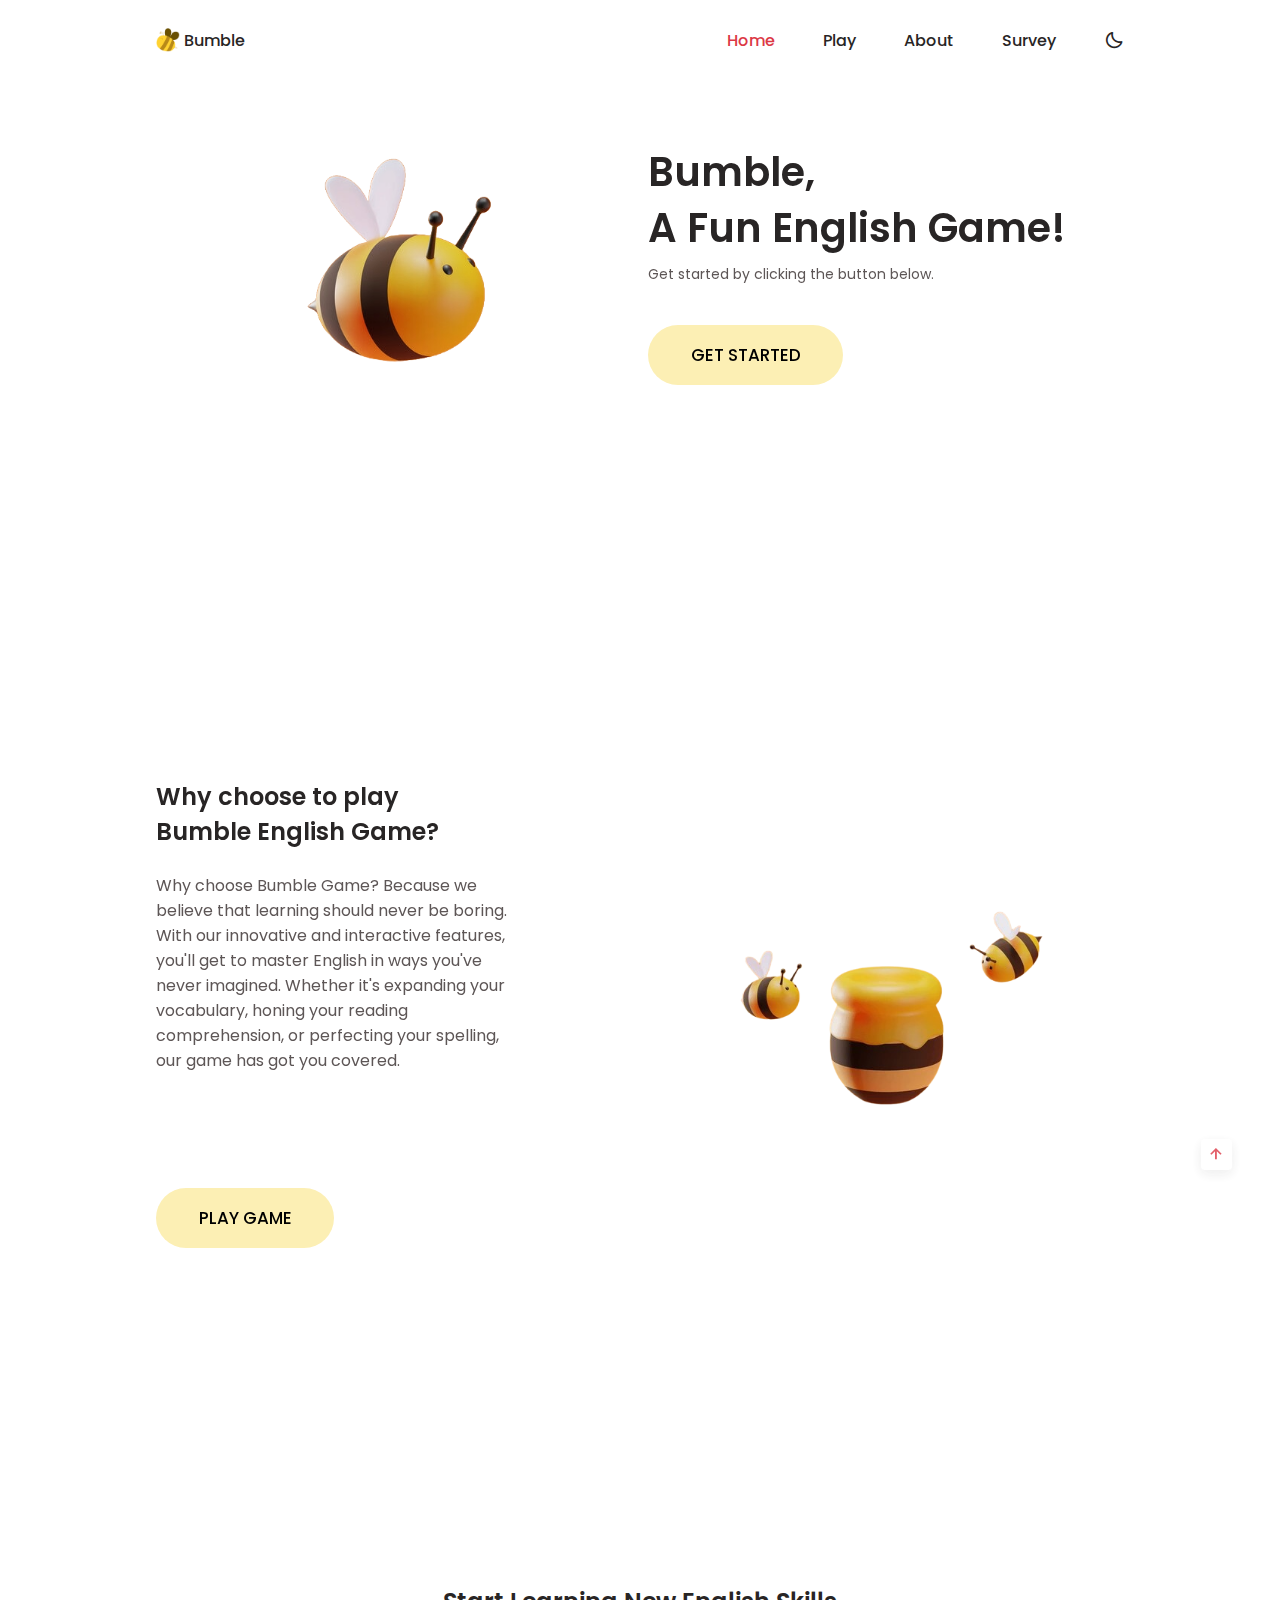
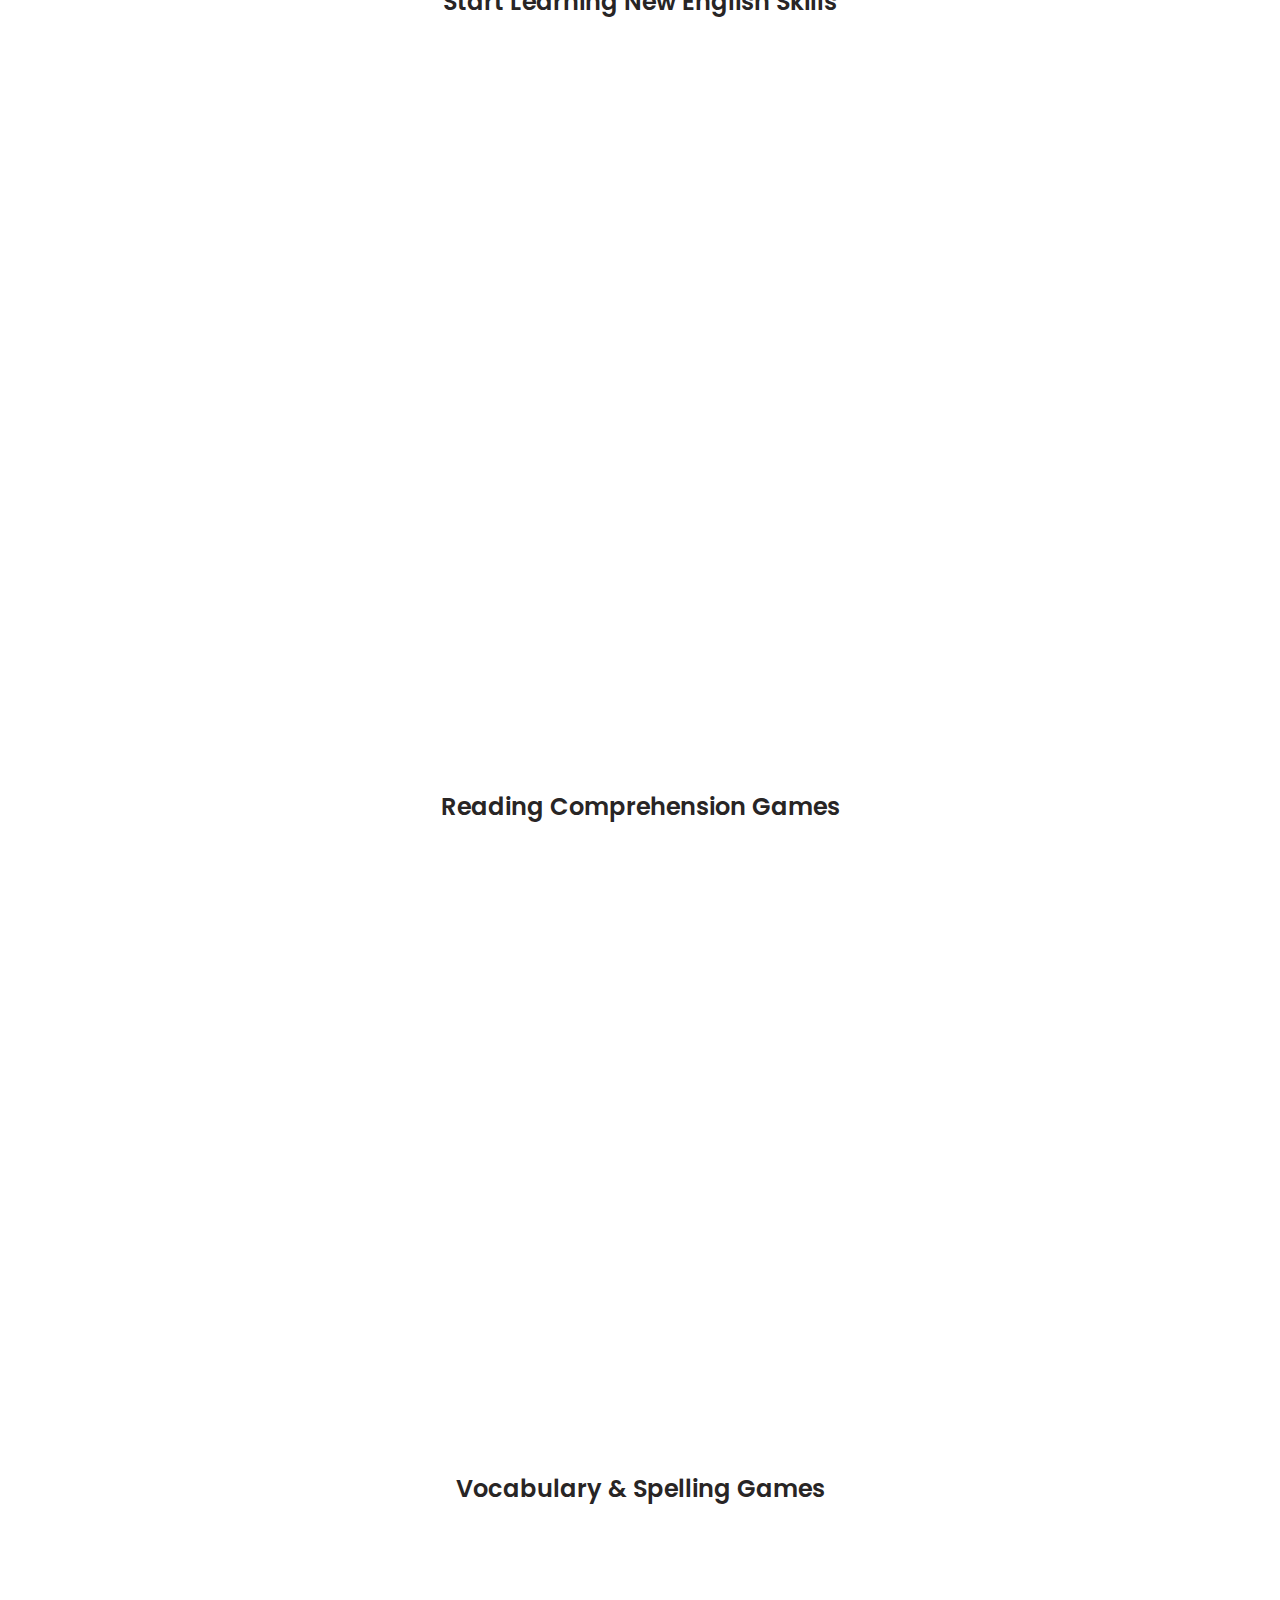
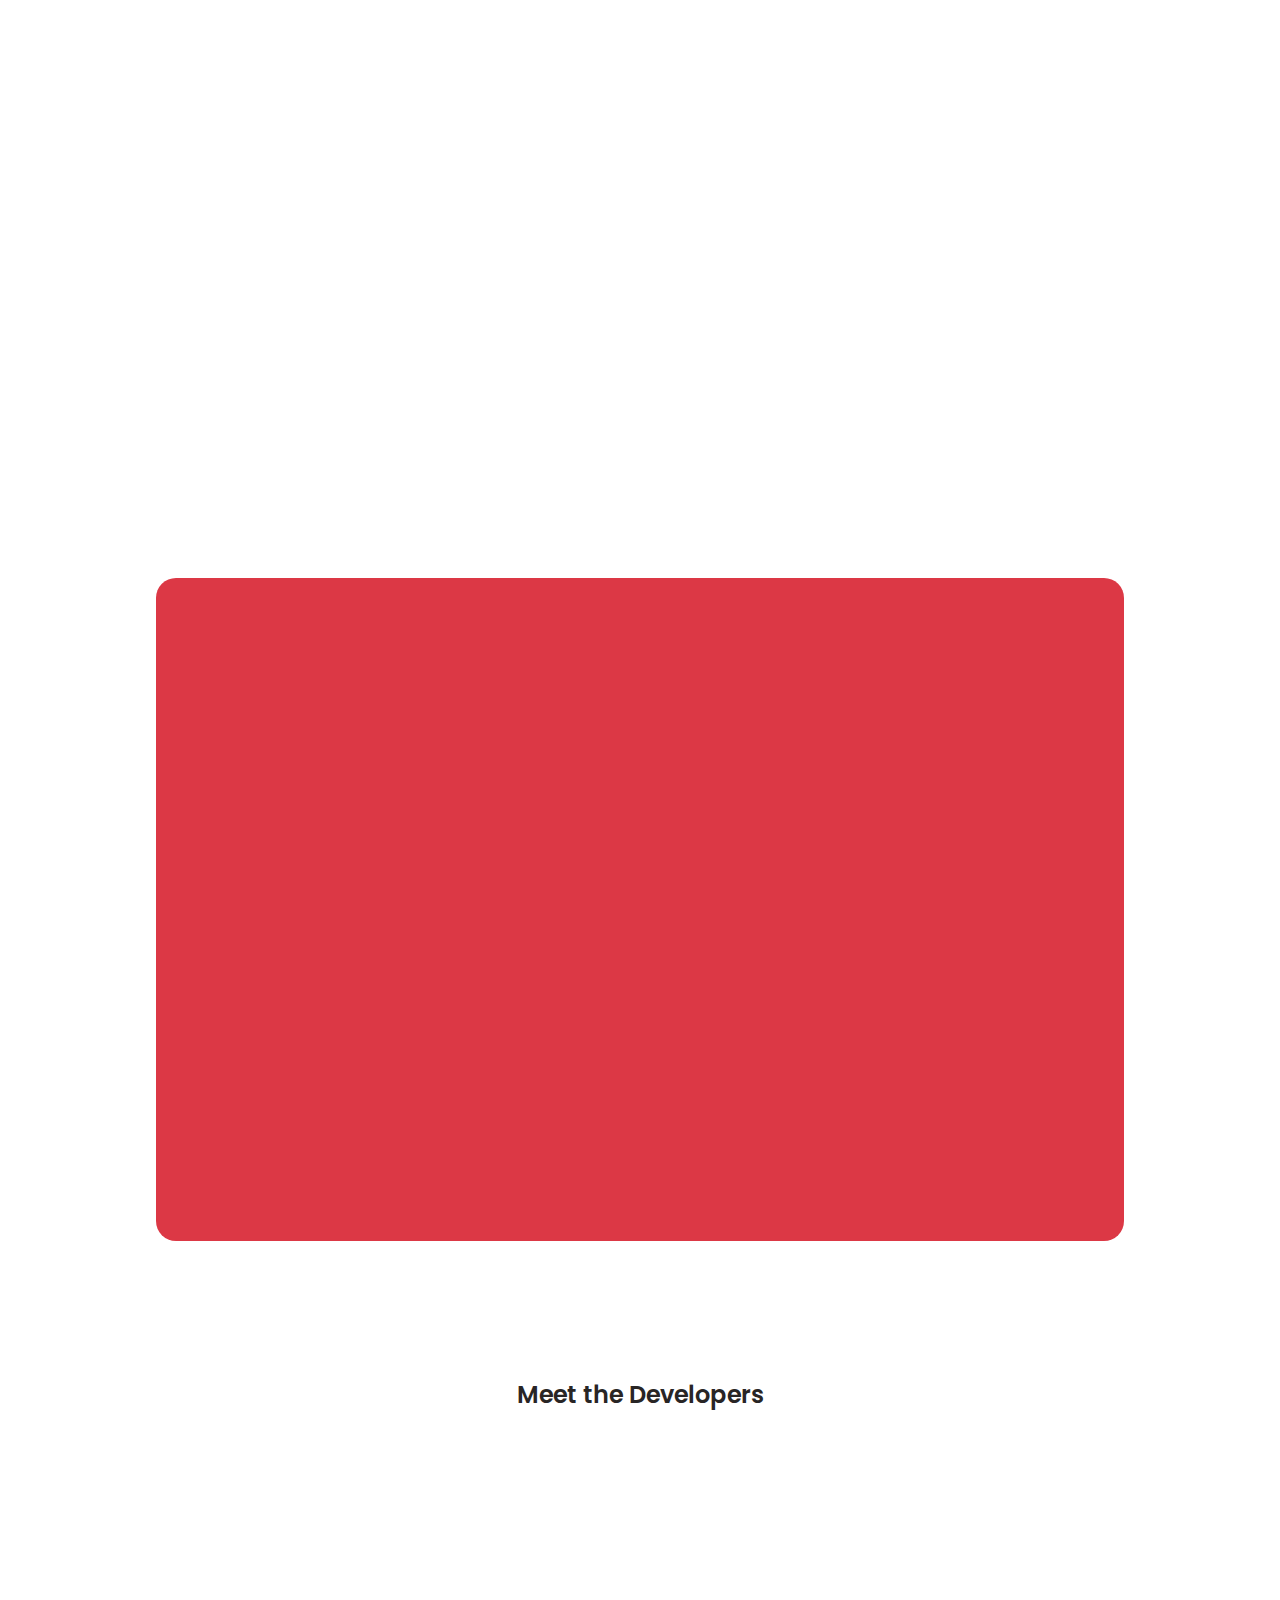
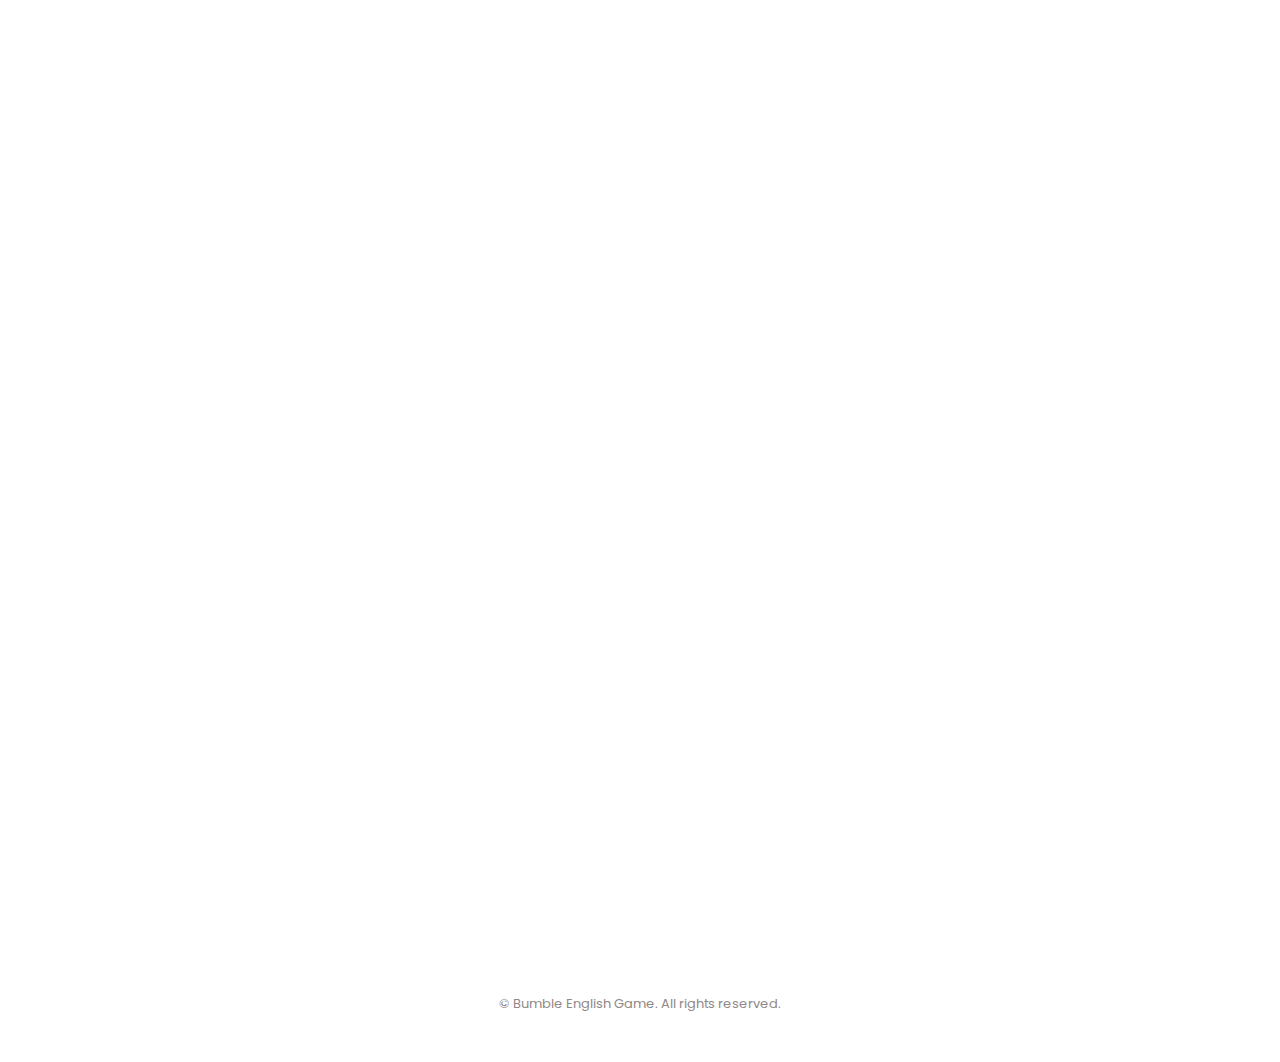
<file: index.html>
<!DOCTYPE html>
    <html lang="en">
    <head>
        <meta charset="UTF-8">
        <meta name="viewport" content="width=device-width, initial-scale=1.0">

        <!--=============== FAVICON ===============-->
        <link rel="shortcut icon" href="assets/img/logo.png" type="image/x-icon">

        <!--=============== BOXICONS ===============-->
        <link rel="stylesheet" href="https://unpkg.com/boxicons@latest/css/boxicons.min.css">

        <!--=============== SWIPER CSS ===============--> 
        <link rel="stylesheet" href="assets/css/swiper-bundle.min.css">

        <!--=============== CSS ===============-->
        <link rel="stylesheet" href="assets/css/styles.css">

        <title>Bumble English Game</title>
    </head>
    <body>
        <!--==================== HEADER ====================-->
        <header class="header" id="header">
            <nav class="nav container">
                <a href="#" class="nav__logo">
                    <img src="assets/img/logo.png" alt="" class="nav__logo-img"> 
                    Bumble
                </a>

                <div class="nav__menu" id="nav-menu">
                    <ul class="nav__list">
                        <li class="nav__item">
                            <a href="#home" class="nav__link active-link">Home</a>
                        </li>
                        <li class="nav__item">
                            <a href="#play-now" class="nav__link">Play</a>
                        </li>
                        <li class="nav__item">
                            <a href="#about" class="nav__link">About</a>
                        </li>
                        <li class="nav__item">
                            <a href="#survey" class="nav__link">Survey</a>
                        </li>
                    </ul>

                    <div class="nav__close" id="nav-close">
                        <i class='bx bx-x' ></i>
                    </div>

                    <img src="assets/img/nav-beehive.png" alt="" class="nav__img">
                </div>
                <div class="nav__btns">
                    <!-- Theme change button -->
                    <i class='bx bx-moon change-theme' id="theme-button"></i>

                    <!-- Toggle button -->
                    <div class="nav__toggle" id="nav-toggle">
                        <i class='bx bx-grid-alt' ></i>
                    </div>
                </div>

            </nav>
        </header>

        <!--==================== MAIN ====================-->
        <main class="main">
            <!--==================== HOME ====================-->
            <section class="home" id="home">
                <div class="home__container container grid">
                    <img src="assets/img/bee.png" alt="" class="home__img">

                    <div class="home__data">
                        <h1 class="home__title">Bumble, <br> A Fun English Game! </h1>
                        <p class="home__description">
                            Get started by clicking the button below. 
                        </p>
                        <a href="#play-now" class="btn">Get Started</a>
                    </div>
                </div>
                
            </section>
            <br>
            <br>
            <br>
            <br>
            <br>
            <br>
            <br>
            <br>
            <br>
            <br>
            <br>

                        <!--==================== DESCRIPTION ====================-->
                        <section class="celebrate section container" id="play-now">
                            <div class="celebrate__container grid">
                                <div class="celebrate__data">
                                    <h2 class="section__title celebrate__title">
                                        Why choose to play <br> Bumble English Game?
                                    </h2>
                                    <p class="celebrate__description">
                                        Why choose Bumble Game? Because we believe that learning should never be boring. With our innovative and interactive features, you'll get to master English in ways you've never imagined. Whether it's expanding your vocabulary, honing your reading comprehension, or perfecting your spelling, our game has got you covered.
                                        <BR></BR>
                                        <BR></BR>
                                    </p>
                                    <a href="#game-options" class="btn">Play Game</a>
                                </div>
            
                                <img src="assets/img/beehive.png" alt="" class="celebrate__img">
                            </div>
                        </section>
                        <br>
                        <br>
                        <br>
                        <br>
                        <br>
                        <br>
                        <br>
                        <br>

            <!--==================== GAME SELECTION ====================-->
            <section class="giving section container" id="game-options">
                <h2 class="section__title">
                    Start Learning New English Skills
                </h2>
                <div class="giving__container grid">
                    <div class="giving__content">
                        <a href="#vocab">
                            <img src="assets/img/home1.png" alt="" class="giving__img">
                        </a>
                        <h3 class="giving__title">Vocabulary</h3>
                        <p class="giving__description">Get to challenge yourself with a variety of word games that will test your vocabulary prowess.</p>
                    </div>
                
                    <div class="giving__content">
                        <a href="#caot">
                            <img src="assets/img/home2.png" alt="" class="giving__img">
                        </a>
                        <h3 class="giving__title">Reading Comprehension</h3>
                        <p class="giving__description"> Perfect for bookworms and language enthusiasts alike. </p>
                    </div>
                
                    <div class="giving__content">
                        <a href="#vocab">
                            <img src="assets/img/home3.png" alt="" class="giving__img">
                        </a>
                        <h3 class="giving__title">Spelling</h3>
                        <p class="giving__description">Master the art of spelling. With a variety of words from different levels of difficulty!</p>
                    </div>
                </div>
            </section>
            <br>
            <br>
            <br>
            <br>
            <br>
            <br>
            <br>
            <br>
            <br>
            <br>
            <br>


        

                        <!--==================== CRITICAL ANALYSIS OF TEXT ====================-->
                        <section class="new section container" id="caot">
                            <h2 class="section__title">Reading Comprehension Games</h2>
            
                            <div class="new__container">
                                <div class="swiper new-swiper">
                                    <div class="swiper-wrapper">
                                        <article class="new__card swiper-slide">
                                            <div class="new__overlay"></div>
            
                                            <a href="caot1.html">
                                                <img src="assets/img/c (1).png" alt="" class="new__img">
                                            </a>
                                            <h3 class="new__price">Level 1 </h3>
                                            <span class="new__title">Explore basic concepts! Start your reading journey with Bumble. </span>
                                            <span class="new__title"></span>
                                            
                                            <button class="button new__button">
                                                <i class='bx bx-heart new__icon'></i>
                                            </button>
                                        </article>
            
                                        <article class="new__card swiper-slide">
                                            <div class="new__overlay"></div>
            
                                            <a href="caot2.html">
                                                <img src="assets/img/c (2).png" alt="" class="new__img">
                                            </a>
                                            <h3 class="new__price">Level 2</h3>
                                            <span class="new__title">Dive deeper! Enhance your comprehension skills with Level 2 on Bumble. </span>
            
                                            <button class="button new__button">
                                                <i class='bx bx-heart new__icon'></i>
                                            </button>
                                        </article>
            
                                        <article class="new__card swiper-slide">
                                            <div class="new__overlay"></div>
            
                                            <a href="caot3.html">
                                                <img src="assets/img/c (3).png" alt="" class="new__img">
                                            </a>
                                            <h3 class="new__price">Level 3</h3>
                                            <span class="new__title">Uncover new insights! Level up your reading abilities with Bumble's Level 3.</span>
            
                                            <button class="button new__button">
                                                <i class='bx bx-heart new__icon'></i>
                                            </button>
                                        </article>
            
                                        <article class="new__card swiper-slide">
                                            <div class="new__overlay"></div>
            
                                            <a href="caot4.html">
                                                <img src="assets/img/c (4).png" alt="" class="new__img">
                                            </a>
                                            <h3 class="new__price">Level 4</h3>
                                            <span class="new__title">Challenge yourself! Master complex texts with Bumble's Level 4.</span>
            
                                            <button class="button new__button">
                                                <i class='bx bx-heart new__icon'></i>
                                            </button>
                                        </article>

                                        <article class="new__card swiper-slide">
                                            <div class="new__overlay"></div>
            
                                            <a href="caot5.html">
                                                <img src="assets/img/c (5).png" alt="" class="new__img">
                                            </a>
                                            <h3 class="new__price">Level 5</h3>
                                            <span class="new__title">Think critically! Sharpen your analytical skills at Level 5 on Bumble.</span>
            
                                            <button class="button new__button">
                                                <i class='bx bx-heart new__icon'></i>
                                            </button>
                                        </article>

                                        <article class="new__card swiper-slide">
                                            <div class="new__overlay"></div>
            
                                            <a href="caot6.html">
                                                <img src="assets/img/c (6).png" alt="" class="new__img">
                                            </a>
                                            <h3 class="new__price">Level 6</h3>
                                            <span class="new__title">Become an expert reader! Level 6 on Bumble awaits your mastery.</span>
            
                                            <button class="button new__button">
                                                <i class='bx bx-heart new__icon'></i>
                                            </button>
                                        </article>

                                        <article class="new__card swiper-slide">
                                            <div class="new__overlay"></div>
            
                                            <a href="caot7.html">
                                                <img src="assets/img/c (7).png" alt="" class="new__img">
                                            </a>
                                            <h3 class="new__price">Level 7</h3>
                                            <span class="new__title">Reach the pinnacle! Conquer advanced texts with Bumble's Level 7.</span>
            
                                            <button class="button new__button">
                                                <i class='bx bx-heart new__icon'></i>
                                            </button>
                                        </article>
                                    </div>
            
                                    <div class="swiper-pagination"></div>
                                </div>
                            </div>
                        </section>

                        <!--==================== VOCABULARY ====================-->
                        <section class="new section container" id="vocab">
                            <h2 class="section__title">Vocabulary & Spelling Games</h2>
            
                            <div class="new__container">
                                <div class="swiper new-swiper">
                                    <div class="swiper-wrapper">
                                        <article class="new__card swiper-slide">
                                            <div class="new__overlay"></div>
            
                                            <a href="Vlevel1.html">
                                                <img src="assets/img/v (1).png" alt="" class="new__img">
                                            </a>
                                            <h3 class="new__price">Level 1 </h3>
                                            <span class="new__title">Start building your word skills! Dive into Level 1 vocabulary with Bumble.</span>
                                            <span class="new__title">through playing!</span>
                                            
                                            <button class="button new__button">
                                                <i class='bx bx-heart new__icon'></i>
                                            </button>
                                        </article>
            
                                        <article class="new__card swiper-slide">
                                            <div class="new__overlay"></div>
            
                                            <a href="Vlevel2.html">
                                                <img src="assets/img/v (2).png" alt="" class="new__img">
                                            </a>
                                            <h3 class="new__price">Level 2</h3>
                                            <span class="new__title">Discover new words step by step! Level 2 vocabulary on Bumble is waiting for you. </span>
            
                                            <button class="button new__button">
                                                <i class='bx bx-heart new__icon'></i>
                                            </button>
                                        </article>
            
                                        <article class="new__card swiper-slide">
                                            <div class="new__overlay"></div>
            
                                            <a href="Vlevel3.html">
                                                <img src="assets/img/v (3).png" alt="" class="new__img">
                                            </a>
                                            <h3 class="new__price">Level 3</h3>
                                            <span class="new__title">Take your vocabulary up a notch! Explore Level 3 words and definitions on Bumble. </span>
            
                                            <button class="button new__button">
                                                <i class='bx bx-heart new__icon'></i>
                                            </button>
                                        </article>
            
                                        <article class="new__card swiper-slide">
                                            <div class="new__overlay"></div>
            
                                            <a href="Vlevel4.html">
                                                <img src="assets/img/c (4).png" alt="" class="new__img">
                                            </a>
                                            <h3 class="new__price">Level 4</h3>
                                            <span class="new__title">Challenge yourself with interesting words! Level 4 vocabulary on Bumble is where it's at</span>
            
                                            <button class="button new__button">
                                                <i class='bx bx-heart new__icon'></i>
                                            </button>
                                        </article>

                                        <article class="new__card swiper-slide">
                                            <div class="new__overlay"></div>
            
                                            <a href="Vlevel5.html">
                                                <img src="assets/img/v (5).png" alt="" class="new__img">
                                            </a>
                                            <h3 class="new__price">Level 5</h3>
                                            <span class="new__title">Expand your vocabulary like never before! Level 5 words will boost your language skills.</span>
            
                                            <button class="button new__button">
                                                <i class='bx bx-heart new__icon'></i>
                                            </button>
                                        </article>

                                        <article class="new__card swiper-slide">
                                            <div class="new__overlay"></div>
            
                                            <a href="Vlevel6.html">
                                                <img src="assets/img/v (6).png" alt="" class="new__img">
                                            </a>
                                            <h3 class="new__price">Level 6</h3>
                                            <span class="new__title">Explore sophisticated terms and expressions! Level 6 vocabulary on Bumble is enriching.</span>
            
                                            <button class="button new__button">
                                                <i class='bx bx-heart new__icon'></i>
                                            </button>
                                        </article>

                                        <article class="new__card swiper-slide">
                                            <div class="new__overlay"></div>
            
                                            <a href="Vlevel7.html">
                                                <img src="assets/img/v (7).png" alt="" class="new__img">
                                            </a>
                                            <h3 class="new__price">Level 7</h3>
                                            <span class="new__title">Become a vocabulary expert! Master Level 7 words and definitions on Bumble.</span>
            
                                            <button class="button new__button">
                                                <i class='bx bx-heart new__icon'></i>
                                            </button>
                                        </article>
                                    </div>
            
                                    <div class="swiper-pagination"></div>
                                </div>
                            </div>
                        </section>




            <!--==================== MESSAGE ====================-->
            <section class="message section container" id="survey">
                <div class="message__container grid">
                    <form action="" class="message__form">
                        <h2 class="message__title">Love our Website? <br> Take time to answer our Survey!</h2>
                        <input type="email" placeholder="Email Address " class="message__input">
                        <a href="https://docs.google.com/forms/d/e/1FAIpQLScSTVTILRSCpN1VfdkMQ9G0M_Qnvc957JeblVovgZsu5OPVZg/formResponse" class="btn">Sure!</a>
                    <img src="assets/img/email.png" alt="" class="message__img">
                </div>
            </section>
        </main>

         <!--==================== DEVELOPERS ====================-->
                   <section class="gift section container" id="about">
                    <h2 class="section__title">Meet the Developers</h2>
    
                    <div class="gift__container grid">
                        <article class="gift__card">
                            <img src="assets/img/trisha.png" alt="" class="gift__img">
                            <i class='bx bx-heart gift__icon'></i>
                            
                            <h3 class="gift__price">Trisha Sharmain De Jesus</h3>
                            <span class="gift__title">Game questions  Creator</span>
                        </article>
    
                        <article class="gift__card">
                            <img src="assets/img/rj.png" alt="" class="gift__img">
                            <i class='bx bx-heart gift__icon'></i>
                            
                            <h3 class="gift__price">Russelle Julius Querimit</h3>
                            <span class="gift__title">Director of Website Visual Arts & Design, Lead Developer</span>
                        </article>
    
    
                        <article class="gift__card">
                            <img src="assets/img/joy.png" alt="" class="gift__img">
                            <i class='bx bx-heart gift__icon'></i>
                            
                            <h3 class="gift__price">Ma. Erica Joy Romasanta </h3>
                            <span class="gift__title">Game questions creator</span>
                        </article>
    
                        <article class="gift__card">
                            <img src="assets/img/serdan.png" alt="" class="gift__img">
                            <i class='bx bx-heart gift__icon'></i>
                            
                            <h3 class="gift__price">Samuel Benedict Serdan</h3>
                            <span class="gift__title">Developer</span>
                        </article>
                    </div>
                </section>

        <!--==================== FOOTER ====================-->
        <footer class="footer section">
            <div class="footer__container container grid">
                <div>
                    <a href="#" class="footer__logo">
                        <img src="assets/img/logo.png" alt="" class="footer__logo-img"> 
                        Bumble
                    </a>

                    <p class="footer__description">
                        We make learning English <br> Fun & Exciting 
                    </p>
                </div>

                <div>
                    <h3 class="footer__title">Our Games</h3>

                    <ul class="footer__links">
                        <li>
                            <a href="#vocab" class="footer__link">Vocabulary</a>
                        </li>
                        <li>
                            <a href="#caot" class="footer__link">Reading Comprehension</a>
                        </li>
                        <li>
                            <a href="#vocab" class="footer__link">Spelling</a>
                        </li>
                    </ul>
                </div>

                <div>
                    <h3 class="footer__title">Research</h3>

                    <ul class="footer__links">
                        <li>
                            <a href="#about" class="footer__link">The Researchers</a>
                        </li>
                        <li>
                            <a href="https://heyzine.com/flip-book/1eb95ff355.html" class="footer__link">Our Research</a>
                        </li>
                        <li>
                            <a href="https://docs.google.com/forms/d/e/1FAIpQLScSTVTILRSCpN1VfdkMQ9G0M_Qnvc957JeblVovgZsu5OPVZg/formResponse" class="footer__link">Survey </a>
                        </li>
                    </ul>
                </div>

                <div>
                    <h3 class="footer__title">Our website works best in:</h3>

                    <div class="footer__aviables">
                        <img src="assets/img/google.png" alt="" class="footer__aviable-img">
                    </div>
                </div>

                <img src="assets/img/footer1.png" alt="" class="footer__img1">
                <img src="assets/img/footer2.png" alt="" class="footer__img2">
            </div>

            <span class="footer__copy">&#169; Bumble English Game. All rights reserved.</span>
        </footer>

        <!--=============== SCROLL UP ===============-->
        <a href="#" class="scrollup" id="scroll-up"> 
            <i class='bx bx-up-arrow-alt scrollup__icon' ></i>
        </a>

        <!--=============== SCROLL REVEAL ===============-->
        <script src="assets/js/scrollreveal.min.js"></script>

        <!--=============== SWIPER JS ===============-->
        <script src="assets/js/swiper-bundle.min.js"></script>

        <!--=============== MAIN JS ===============-->
        <script src="assets/js/main.js"></script>
    </body>
</html>
</file>
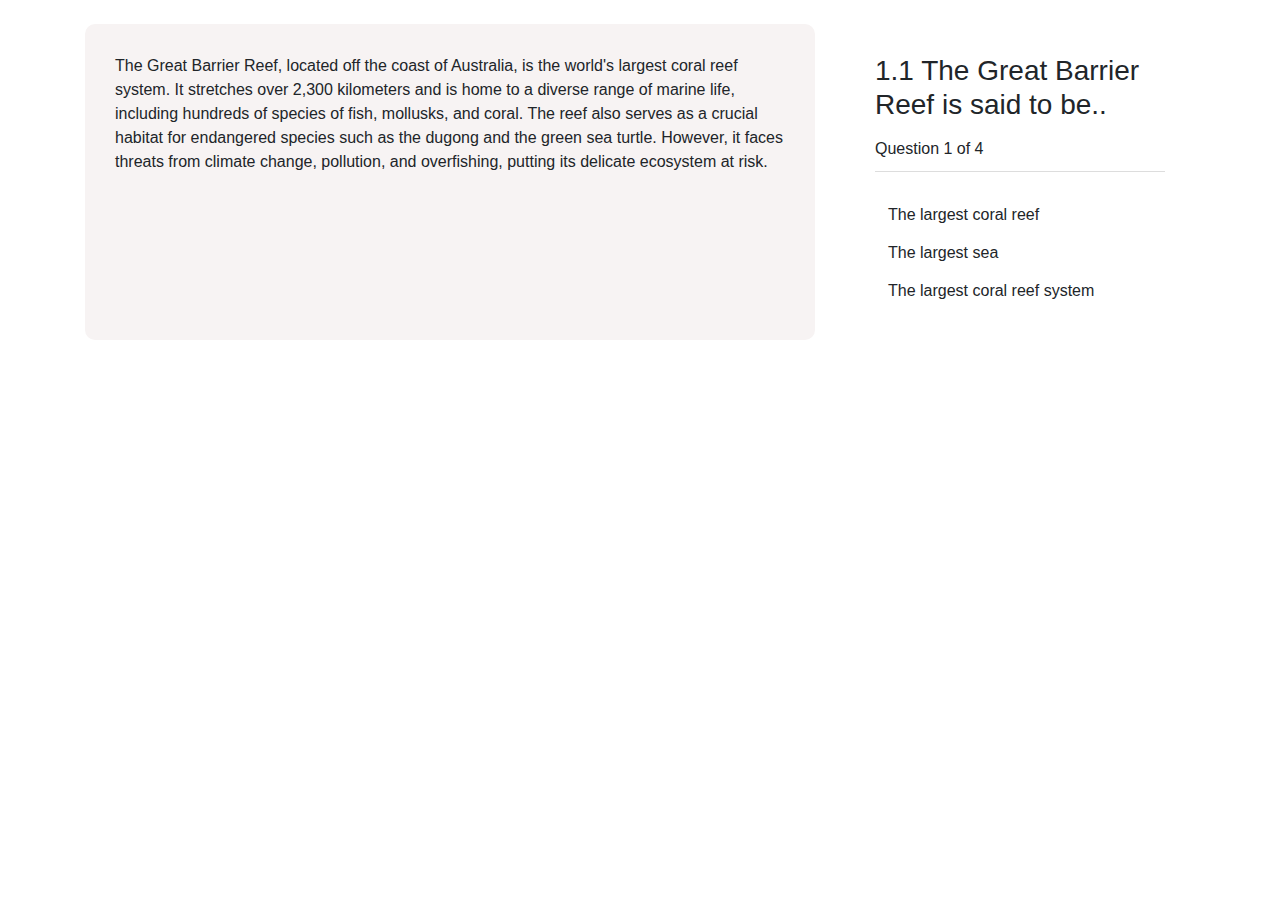
<file: caot1.html>
<!DOCTYPE html>
<html lang="en">
<head>
    <meta charset="UTF-8">
    <meta name="viewport" content="width=device-width, initial-scale=1.0">
    <title>Critical Analysis Quiz</title>
    <link href="https://maxcdn.bootstrapcdn.com/bootstrap/4.5.2/css/bootstrap.min.css" rel="stylesheet">
    <link rel="stylesheet" href="Criticalanalysismode.css">
</head>
<body>
    <div class="container">
        <div class="row justify-content-center mt-4">
            <div class="col-lg-8">
                <div class="passage" id="passage-content">

                </div>
            </div>
            <div class="col-lg-4">
                <div class="quiz">
                    <div class="question-header">
                        <h3 id="question" class="mb-3"></h3>
                        <div id="question-counter"></div>
                    </div>
                    <div id="answer-btns" class="mt-4">
                        <button class="btn btn-outline-primary btn-block">Option A</button>
                        <button class="btn btn-outline-primary btn-block">Option B</button>
                        <button class="btn btn-outline-primary btn-block">Option C</button>
                        <button class="btn btn-outline-primary btn-block">Option D</button>
                    </div>
                    <button id="nxt-btn" class="btn btn-primary btn-block mt-4">Next</button>
                </div>
            </div>
        </div>
    </div>

    <script src="caot1.js"></script>
</body>
</html>
</file>
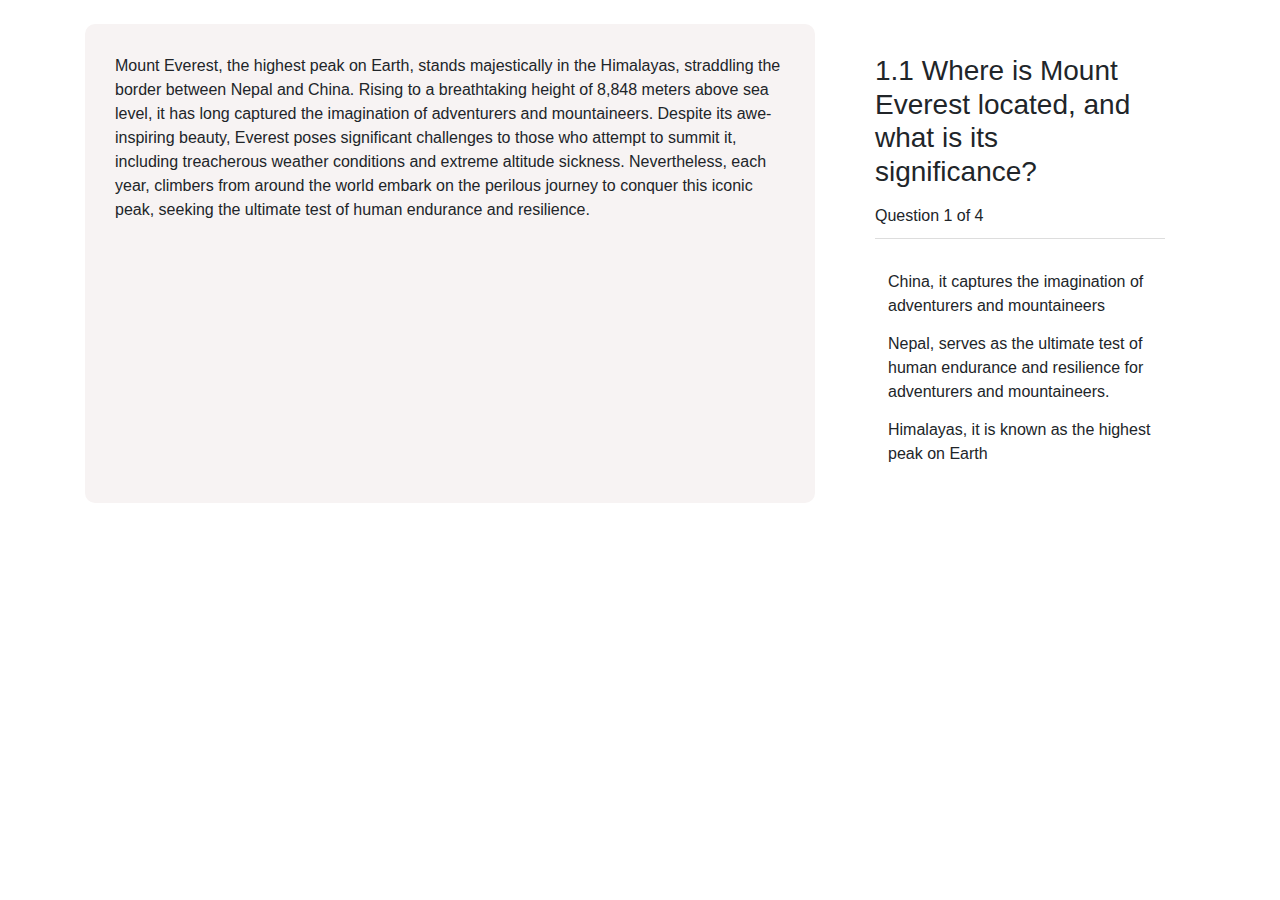
<file: caot2.html>
<!DOCTYPE html>
<html lang="en">
<head>
    <meta charset="UTF-8">
    <meta name="viewport" content="width=device-width, initial-scale=1.0">
    <title>Critical Analysis Quiz</title>
    <link href="https://maxcdn.bootstrapcdn.com/bootstrap/4.5.2/css/bootstrap.min.css" rel="stylesheet">
    <link rel="stylesheet" href="Criticalanalysismode.css">
</head>
<body>
    <div class="container">
        <div class="row justify-content-center mt-4">
            <div class="col-lg-8">
                <div class="passage" id="passage-content">

                </div>
            </div>
            <div class="col-lg-4">
                <div class="quiz">
                    <div class="question-header">
                        <h3 id="question" class="mb-3"></h3>
                        <div id="question-counter"></div>
                    </div>
                    <div id="answer-btns" class="mt-4">
                        <button class="btn btn-outline-primary btn-block">Option A</button>
                        <button class="btn btn-outline-primary btn-block">Option B</button>
                        <button class="btn btn-outline-primary btn-block">Option C</button>
                        <button class="btn btn-outline-primary btn-block">Option D</button>
                    </div>
                    <button id="nxt-btn" class="btn btn-primary btn-block mt-4">Next</button>
                </div>
            </div>
        </div>
    </div>

    <script src="caot2.js"></script>
</body>
</html>
</file>
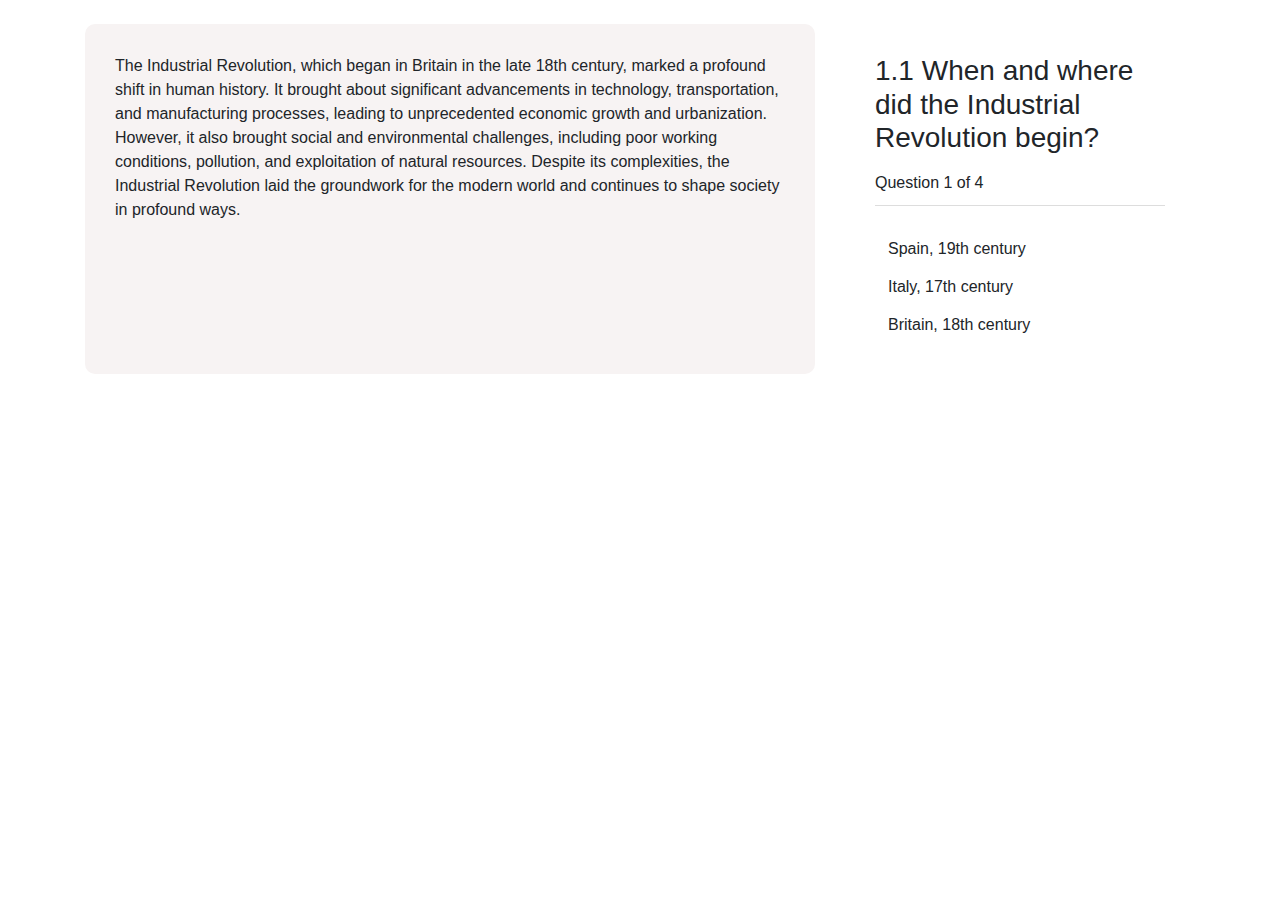
<file: caot3.html>
<!DOCTYPE html>
<html lang="en">
<head>
    <meta charset="UTF-8">
    <meta name="viewport" content="width=device-width, initial-scale=1.0">
    <title>Critical Analysis Quiz</title>
    <link href="https://maxcdn.bootstrapcdn.com/bootstrap/4.5.2/css/bootstrap.min.css" rel="stylesheet">
    <link rel="stylesheet" href="Criticalanalysismode.css">
</head>
<body>
    <div class="container">
        <div class="row justify-content-center mt-4">
            <div class="col-lg-8">
                <div class="passage" id="passage-content">

                </div>
            </div>
            <div class="col-lg-4">
                <div class="quiz">
                    <div class="question-header">
                        <h3 id="question" class="mb-3"></h3>
                        <div id="question-counter"></div>
                    </div>
                    <div id="answer-btns" class="mt-4">
                        <button class="btn btn-outline-primary btn-block">Option A</button>
                        <button class="btn btn-outline-primary btn-block">Option B</button>
                        <button class="btn btn-outline-primary btn-block">Option C</button>
                        <button class="btn btn-outline-primary btn-block">Option D</button>
                    </div>
                    <button id="nxt-btn" class="btn btn-primary btn-block mt-4">Next</button>
                </div>
            </div>
        </div>
    </div>

    <script src="caot3.js"></script>
</body>
</html>
</file>
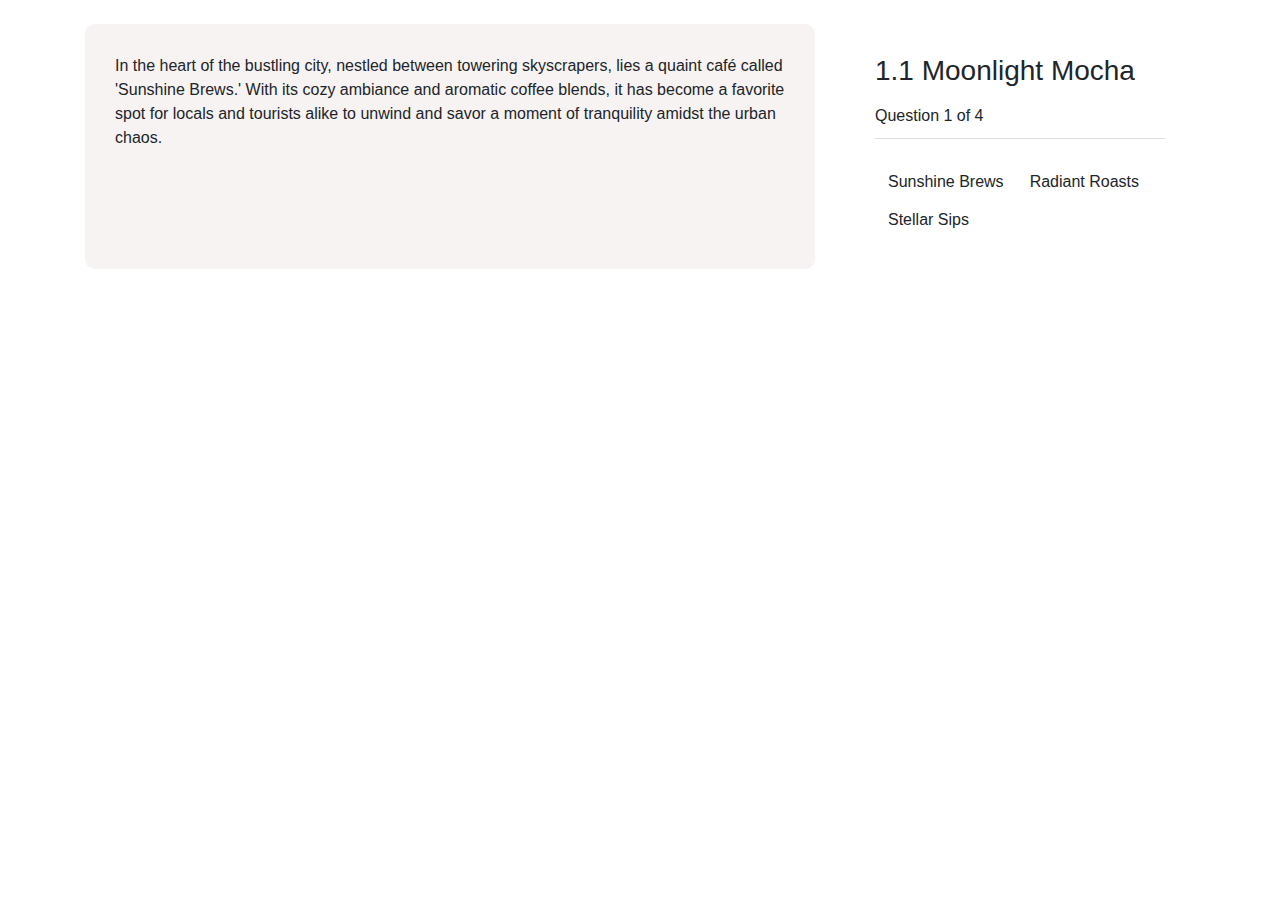
<file: caot4.html>
<!DOCTYPE html>
<html lang="en">
<head>
    <meta charset="UTF-8">
    <meta name="viewport" content="width=device-width, initial-scale=1.0">
    <title>Critical Analysis Quiz</title>
    <link href="https://maxcdn.bootstrapcdn.com/bootstrap/4.5.2/css/bootstrap.min.css" rel="stylesheet">
    <link rel="stylesheet" href="Criticalanalysismode.css">
</head>
<body>
    <div class="container">
        <div class="row justify-content-center mt-4">
            <div class="col-lg-8">
                <div class="passage" id="passage-content">

                </div>
            </div>
            <div class="col-lg-4">
                <div class="quiz">
                    <div class="question-header">
                        <h3 id="question" class="mb-3"></h3>
                        <div id="question-counter"></div>
                    </div>
                    <div id="answer-btns" class="mt-4">
                        <button class="btn btn-outline-primary btn-block">Option A</button>
                        <button class="btn btn-outline-primary btn-block">Option B</button>
                        <button class="btn btn-outline-primary btn-block">Option C</button>
                        <button class="btn btn-outline-primary btn-block">Option D</button>
                    </div>
                    <button id="nxt-btn" class="btn btn-primary btn-block mt-4">Next</button>
                </div>
            </div>
        </div>
    </div>

    <script src="caot4.js"></script>
</body>
</html>
</file>
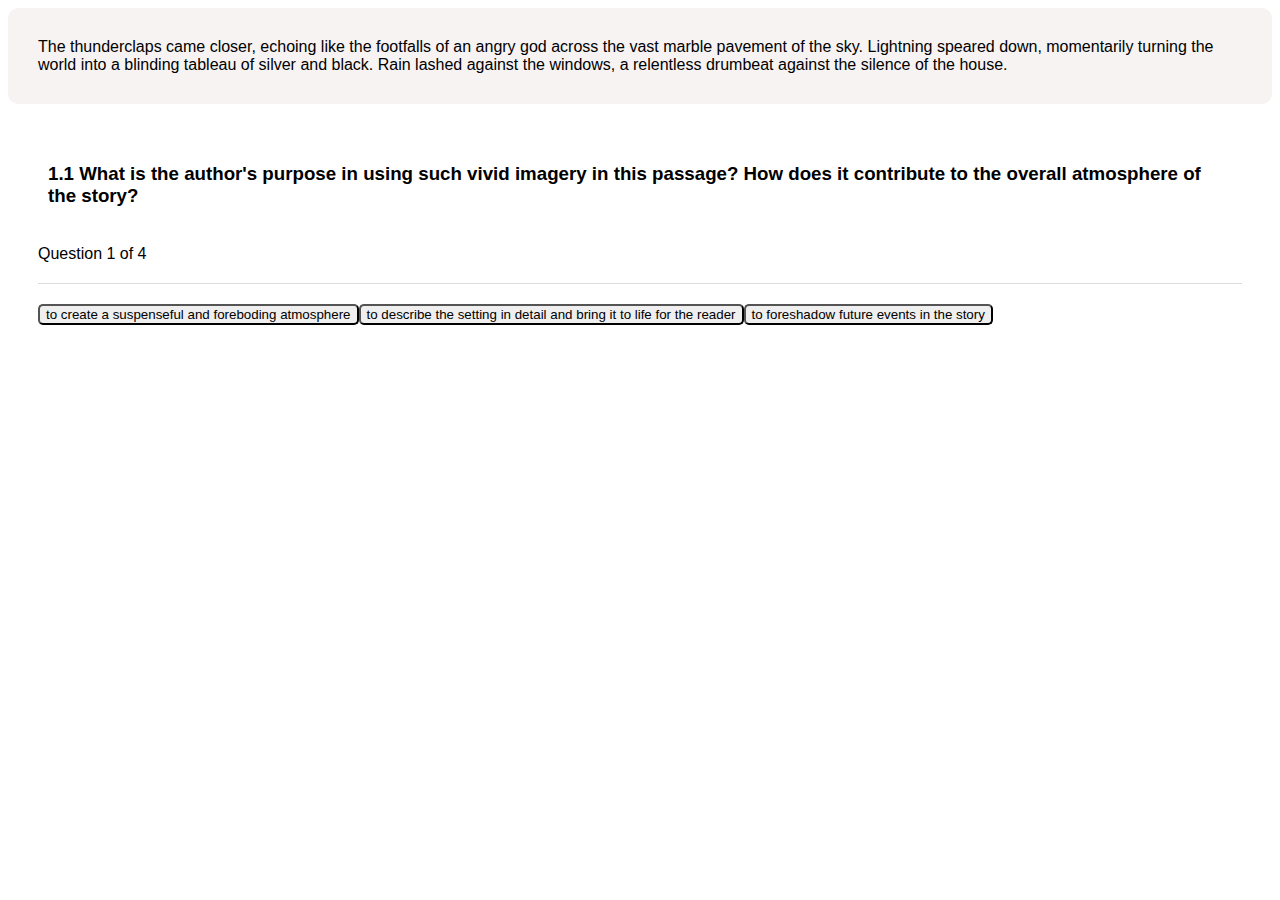
<file: caot5.html>
<!DOCTYPE html>
<html lang="en">
<head>
    <meta charset="UTF-8">
    <meta name="viewport" content="width=device-width, initial-scale=1.0">
    <title>Critical Analysis Quiz</title>
    <link rel="stylesheet" href="Criticalanalysismode.css">
</head>
<body>
    <div class="container">
        <div class="passage" id="passage-content">
            <!-- Passage content will be dynamically inserted here -->
        </div>
        <div class="quiz">
            <div class="question-header">
                <h3 id="question" style="padding: 10px;"></h3>
                <div id="question-counter" style="padding: 10px 10px 10px 0;"></div> <!-- Add a div for question counter -->
            </div>
            <div id="answer-btns">
                <!-- Answer buttons will be dynamically inserted here -->
            </div>
            <button id="nxt-btn">Next</button>
        </div>
    </div>
    <script src="caot5.js"></script>
</body>
</html>
</file>
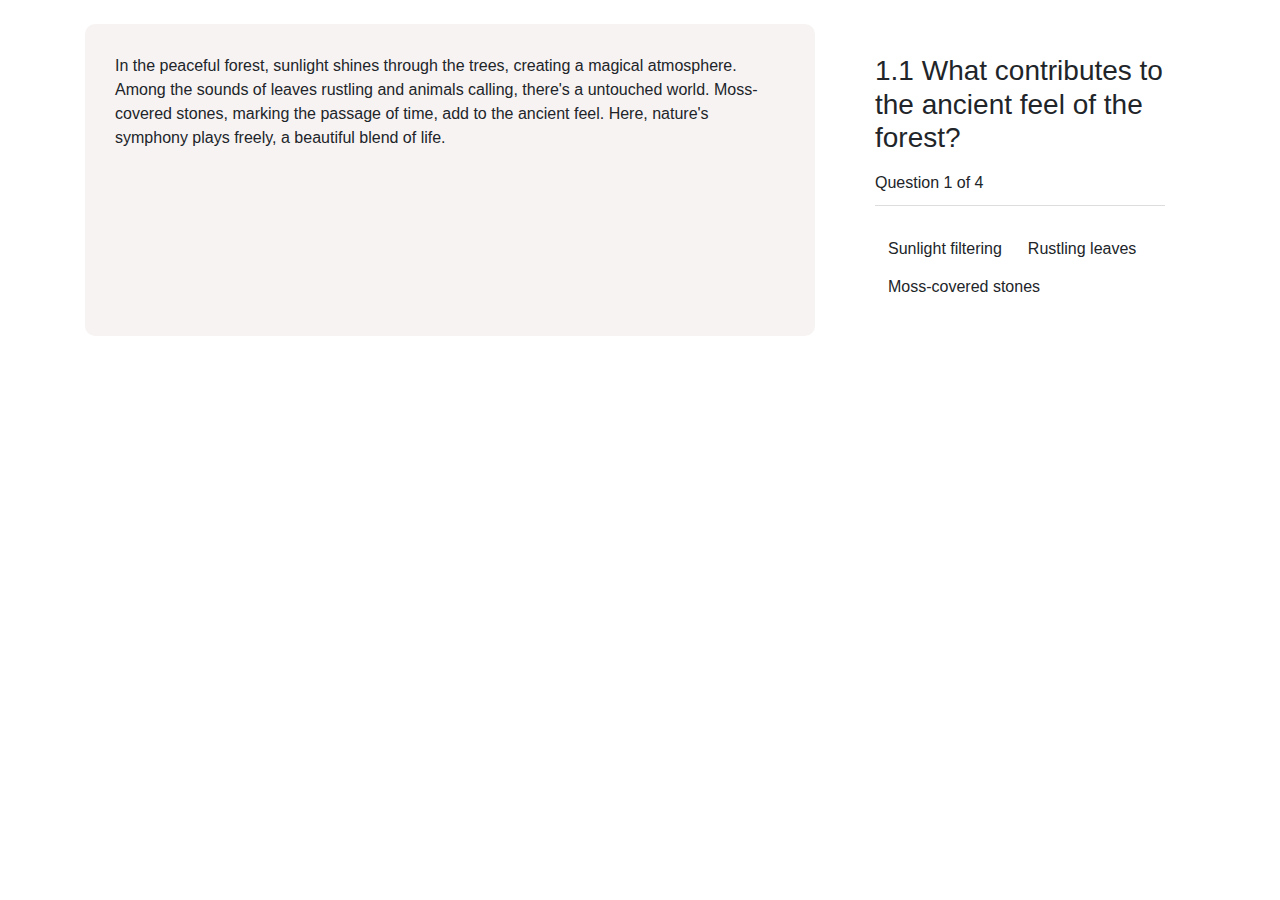
<file: caot6.html>
<!DOCTYPE html>
<html lang="en">
<head>
    <meta charset="UTF-8">
    <meta name="viewport" content="width=device-width, initial-scale=1.0">
    <title>Critical Analysis Quiz</title>
    <link href="https://maxcdn.bootstrapcdn.com/bootstrap/4.5.2/css/bootstrap.min.css" rel="stylesheet">
    <link rel="stylesheet" href="Criticalanalysismode.css">
</head>
<body>
    <div class="container">
        <div class="row justify-content-center mt-4">
            <div class="col-lg-8">
                <div class="passage" id="passage-content">

                </div>
            </div>
            <div class="col-lg-4">
                <div class="quiz">
                    <div class="question-header">
                        <h3 id="question" class="mb-3"></h3>
                        <div id="question-counter"></div>
                    </div>
                    <div id="answer-btns" class="mt-4">
                        <button class="btn btn-outline-primary btn-block">Option A</button>
                        <button class="btn btn-outline-primary btn-block">Option B</button>
                        <button class="btn btn-outline-primary btn-block">Option C</button>
                        <button class="btn btn-outline-primary btn-block">Option D</button>
                    </div>
                    <button id="nxt-btn" class="btn btn-primary btn-block mt-4">Next</button>
                </div>
            </div>
        </div>
    </div>

    <script src="caot6.js"></script>
</body>
</html>
</file>
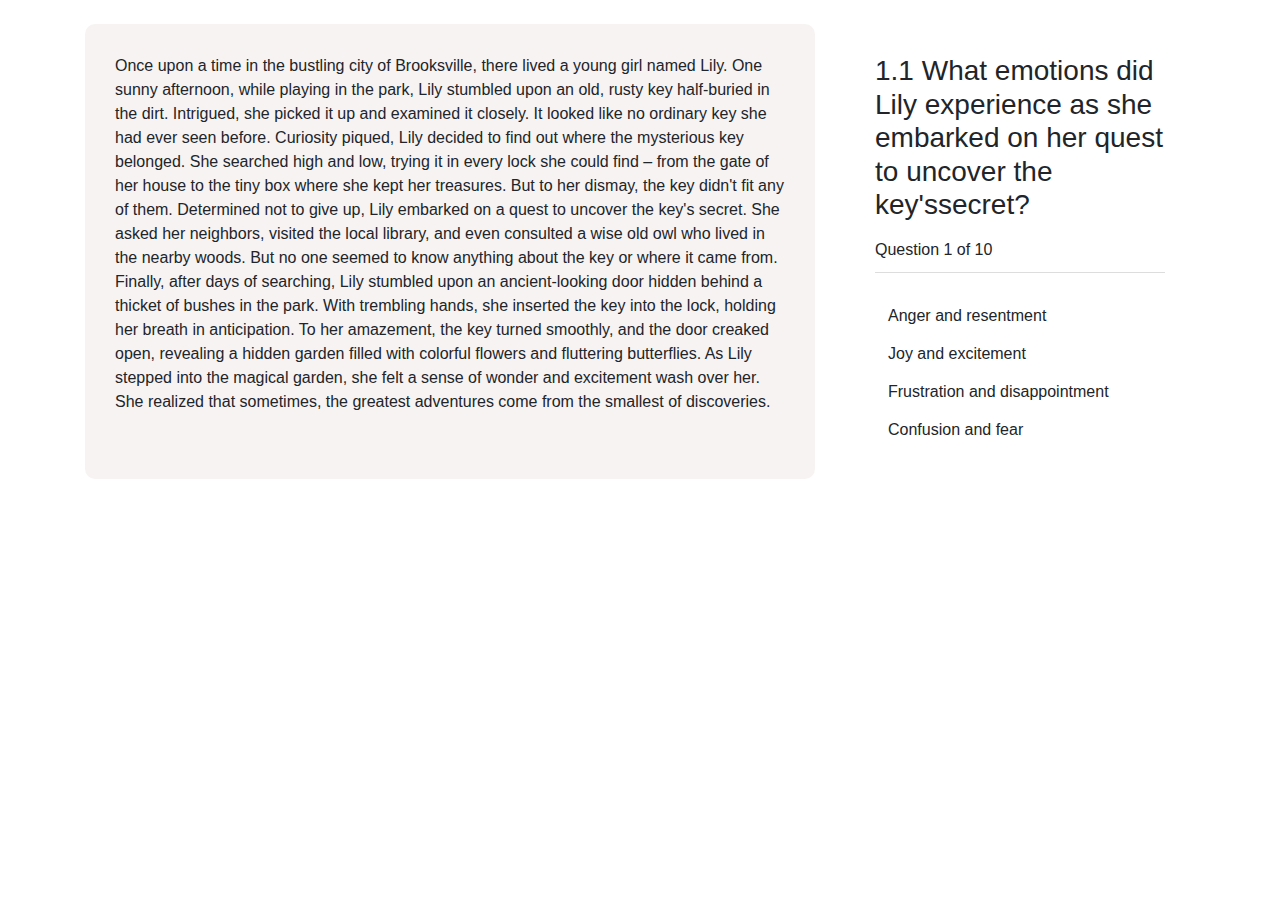
<file: caot7.html>
<!DOCTYPE html>
<html lang="en">
<head>
    <meta charset="UTF-8">
    <meta name="viewport" content="width=device-width, initial-scale=1.0">
    <title>Critical Analysis Quiz</title>
    <link href="https://maxcdn.bootstrapcdn.com/bootstrap/4.5.2/css/bootstrap.min.css" rel="stylesheet">
    <link rel="stylesheet" href="Criticalanalysismode.css">
</head>
<body>
    <div class="container">
        <div class="row justify-content-center mt-4">
            <div class="col-lg-8">
                <div class="passage" id="passage-content">

                </div>
            </div>
            <div class="col-lg-4">
                <div class="quiz">
                    <div class="question-header">
                        <h3 id="question" class="mb-3"></h3>
                        <div id="question-counter"></div>
                    </div>
                    <div id="answer-btns" class="mt-4">
                        <button class="btn btn-outline-primary btn-block">Option A</button>
                        <button class="btn btn-outline-primary btn-block">Option B</button>
                        <button class="btn btn-outline-primary btn-block">Option C</button>
                        <button class="btn btn-outline-primary btn-block">Option D</button>
                    </div>
                    <button id="nxt-btn" class="btn btn-primary btn-block mt-4">Next</button>
                </div>
            </div>
        </div>
    </div>

    <script src="caot7.js"></script>
</body>
</html>
</file>
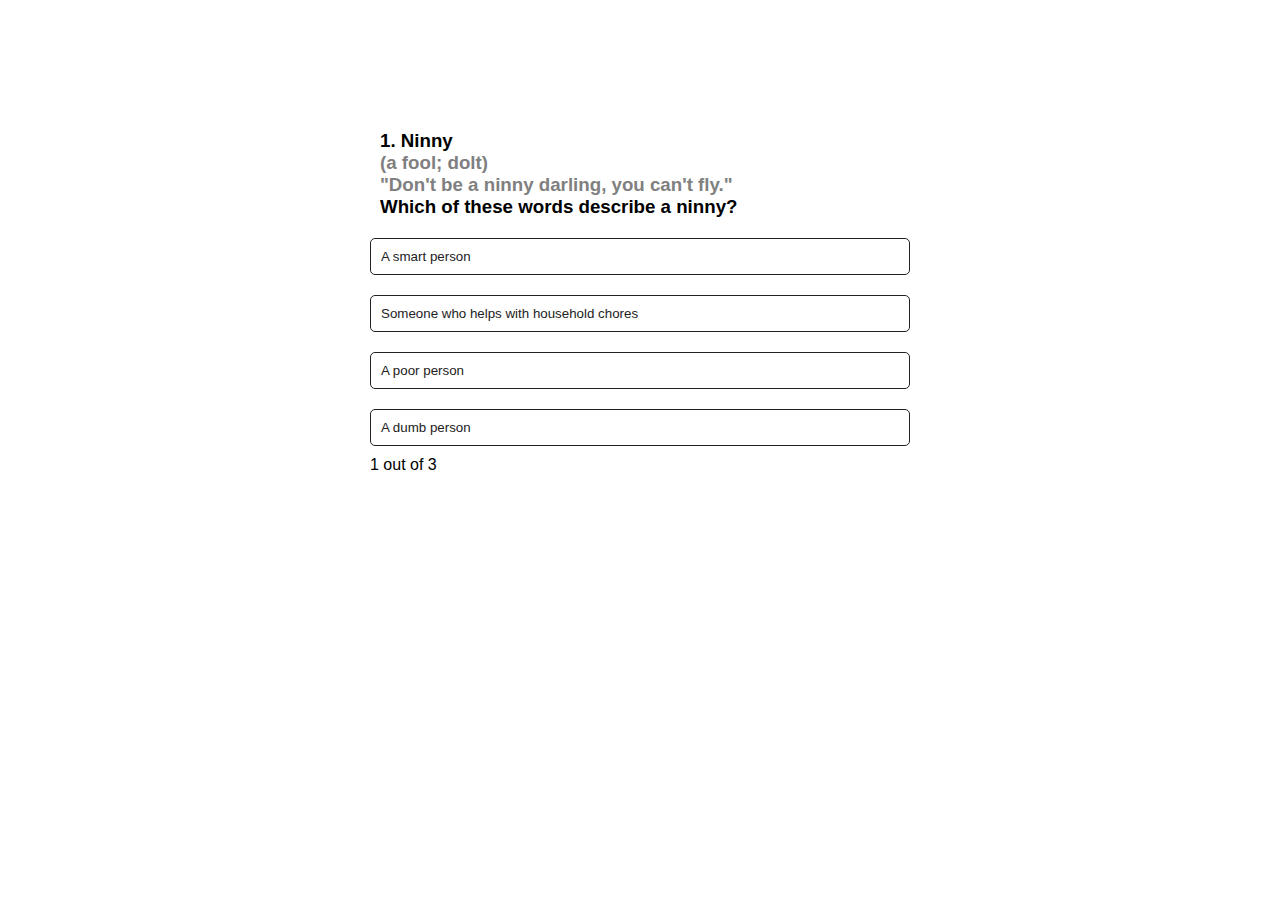
<file: Vlevel1.html>
<!DOCTYPE html>
<html lang="en">
<head>
    <meta charset="UTF-8">
    <meta name="viewport" content="width=device-width, initial-scale=1.0">
    <title>Vocabulary: Level 1</title>
    <link rel="stylesheet" href="Vocabmode.css">
</head>
<body>
    <div class="word">
       <div class="quiz">
        <h3 id="question" style="padding: 10px;"></h2>
            <div id="answer-btns">
                <button class="btn">Answer 1</button>
                <button class="btn">Answer 2</button>
                <button class="btn">Answer 3</button>
                <button class="btn">Answer 4</button>
            </div>
        <button id="nxt-btn">Next</button>
       </div>
    </div>
<script src="Vlevel1.js"></script>
</body>
</html>
</file>
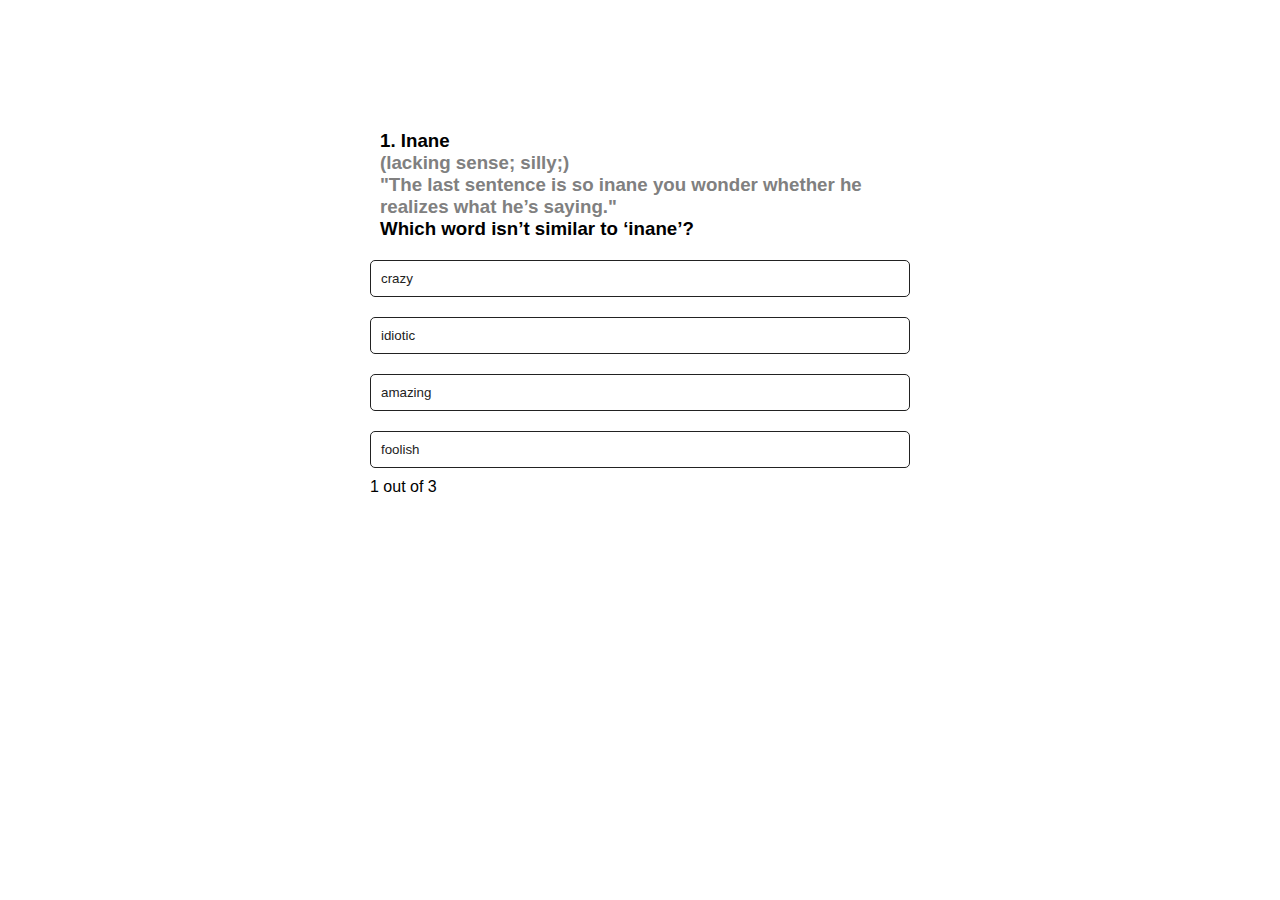
<file: Vlevel2.html>
<!DOCTYPE html>
<html lang="en">
<head>
    <meta charset="UTF-8">
    <meta name="viewport" content="width=device-width, initial-scale=1.0">
    <title>Vocabulary: Level 2</title>
    <link rel="stylesheet" href="Vocabmode.css">
</head>
<body>
    <div class="word">
       <div class="quiz">
        <h3 id="question" style="padding: 10px;"></h2>
            <div id="answer-btns">
                <button class="btn">Answer 1</button>
                <button class="btn">Answer 2</button>
                <button class="btn">Answer 3</button>
                <button class="btn">Answer 4</button>
            </div>
        <button id="nxt-btn">Next</button>
       </div>
    </div>
<script src="Vlevel2.js"></script>
</body>
</html>
</file>
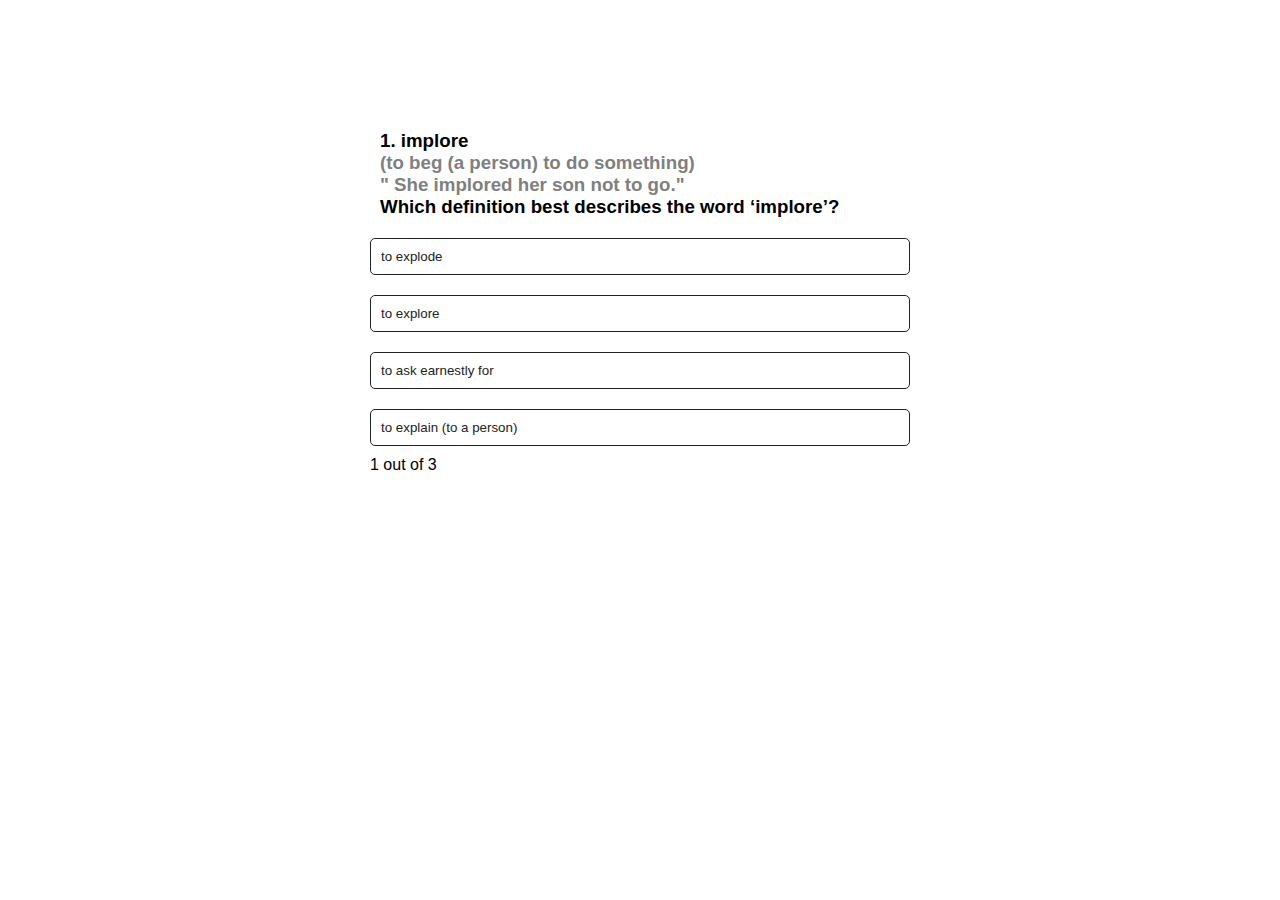
<file: Vlevel3.html>
<!DOCTYPE html>
<html lang="en">
<head>
    <meta charset="UTF-8">
    <meta name="viewport" content="width=device-width, initial-scale=1.0">
    <title>Vocabulary: Level 3</title>
    <link rel="stylesheet" href="Vocabmode.css">
</head>
<body>
    <div class="word">
       <div class="quiz">
        <h3 id="question" style="padding: 10px;"></h2>
            <div id="answer-btns">
                <button class="btn">Answer 1</button>
                <button class="btn">Answer 2</button>
                <button class="btn">Answer 3</button>
                <button class="btn">Answer 4</button>
            </div>
        <button id="nxt-btn">Next</button>
       </div>
    </div>
<script src="Vlevel3.js"></script>
</body>
</html>
</file>
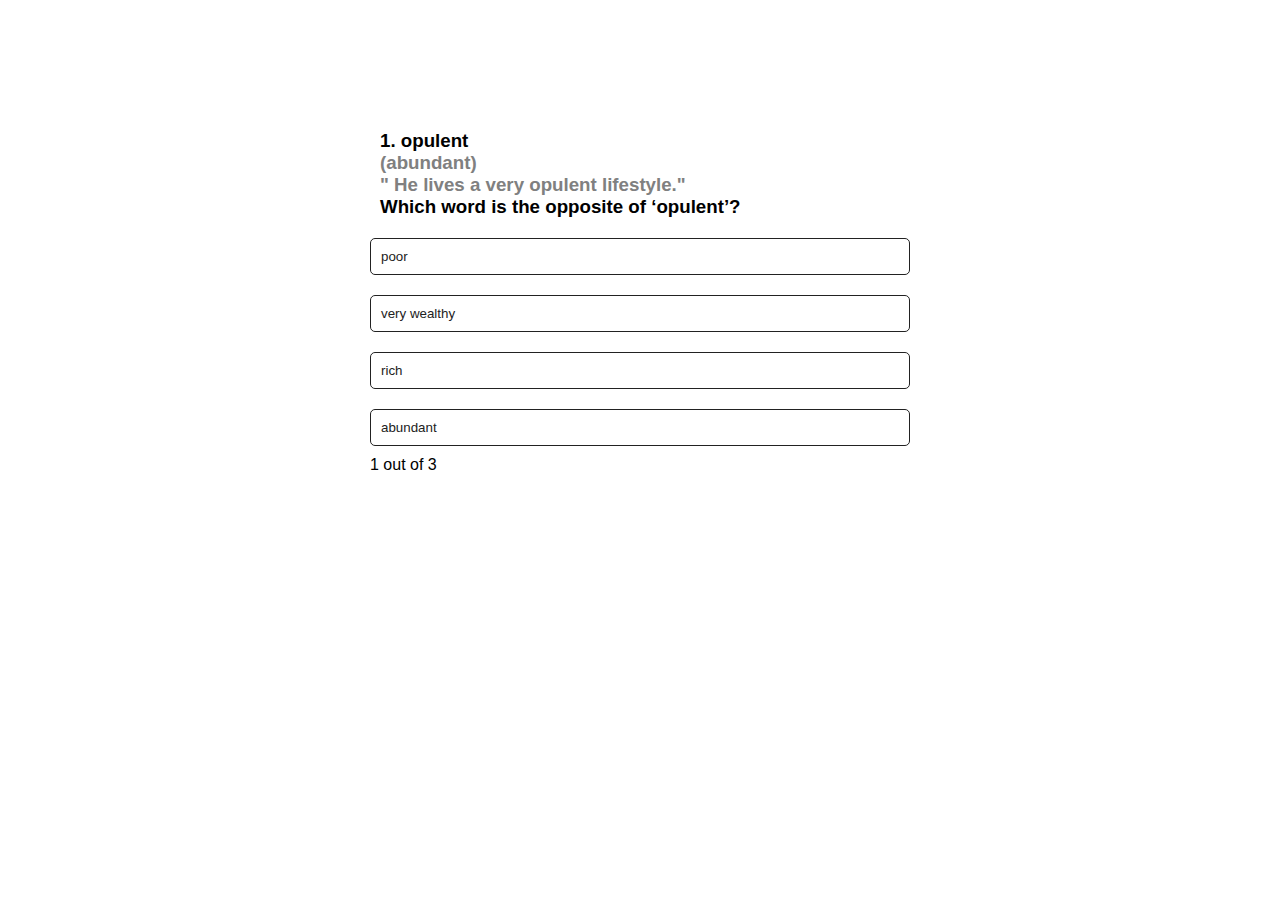
<file: Vlevel4.html>
<!DOCTYPE html>
<html lang="en">
<head>
    <meta charset="UTF-8">
    <meta name="viewport" content="width=device-width, initial-scale=1.0">
    <title>Vocabulary: Level 4</title>
    <link rel="stylesheet" href="Vocabmode.css">
</head>
<body>
    <div class="word">
       <div class="quiz">
        <h3 id="question" style="padding: 10px;"></h2>
            <div id="answer-btns">
                <button class="btn">Answer 1</button>
                <button class="btn">Answer 2</button>
                <button class="btn">Answer 3</button>
                <button class="btn">Answer 4</button>
            </div>
        <button id="nxt-btn">Next</button>
       </div>
    </div>
<script src="Vlevel4.js"></script>
</body>
</html>
</file>
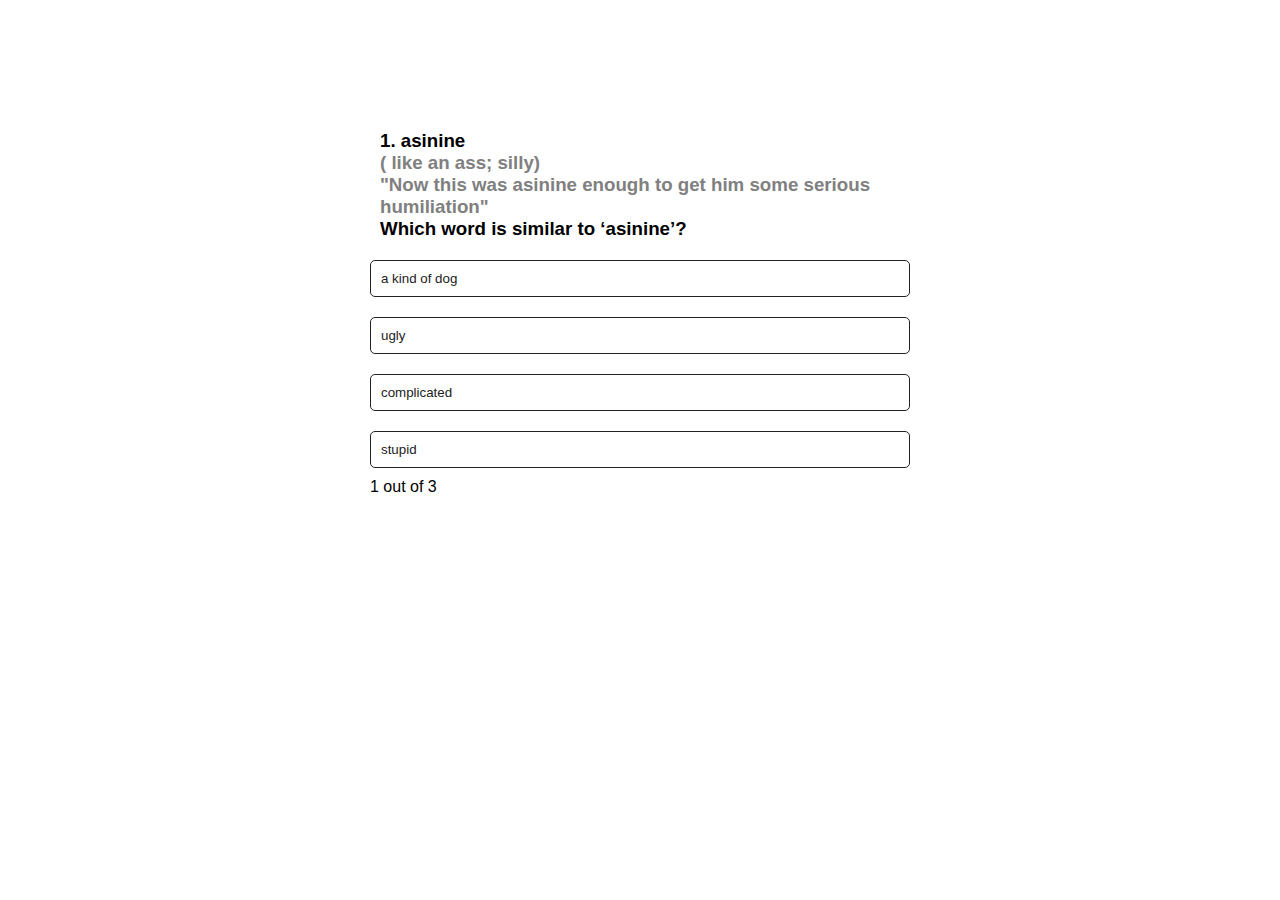
<file: Vlevel5.html>
<!DOCTYPE html>
<html lang="en">
<head>
    <meta charset="UTF-8">
    <meta name="viewport" content="width=device-width, initial-scale=1.0">
    <title>Vocabulary: Level 5</title>
    <link rel="stylesheet" href="Vocabmode.css">
</head>
<body>
    <div class="word">
       <div class="quiz">
        <h3 id="question" style="padding: 10px;"></h2>
            <div id="answer-btns">
                <button class="btn">Answer 1</button>
                <button class="btn">Answer 2</button>
                <button class="btn">Answer 3</button>
                <button class="btn">Answer 4</button>
            </div>
        <button id="nxt-btn">Next</button>
       </div>
    </div>
<script src="Vlevel5.js"></script>
</body>
</html>
</file>
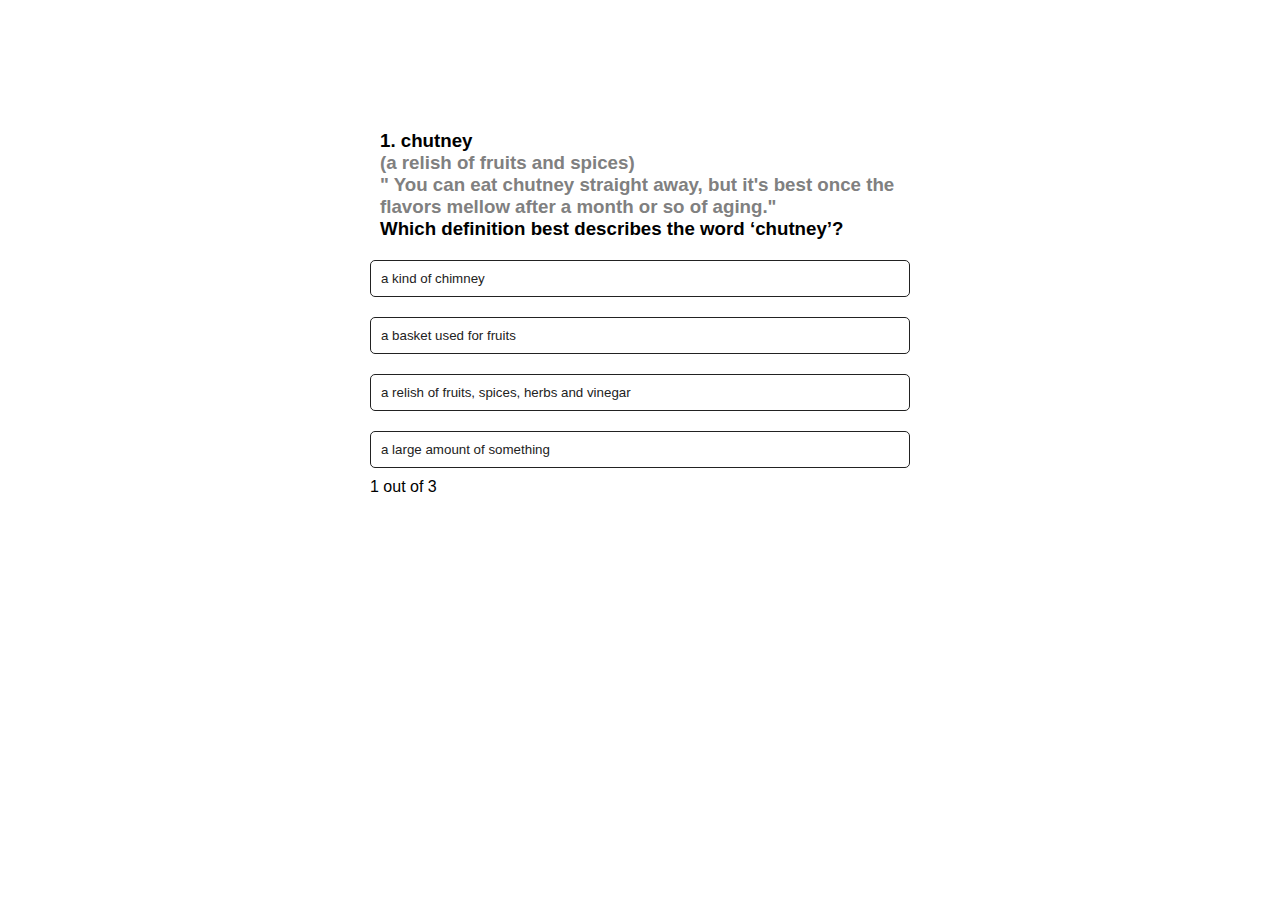
<file: Vlevel6.html>
<!DOCTYPE html>
<html lang="en">
<head>
    <meta charset="UTF-8">
    <meta name="viewport" content="width=device-width, initial-scale=1.0">
    <title>Vocabulary: Level 6</title>
    <link rel="stylesheet" href="Vocabmode.css">
</head>
<body>
    <div class="word">
       <div class="quiz">
        <h3 id="question" style="padding: 10px;"></h2>
            <div id="answer-btns">
                <button class="btn">Answer 1</button>
                <button class="btn">Answer 2</button>
                <button class="btn">Answer 3</button>
                <button class="btn">Answer 4</button>
            </div>
        <button id="nxt-btn">Next</button>
       </div>
    </div>
<script src="Vlevel6.js"></script>
</body>
</html>
</file>
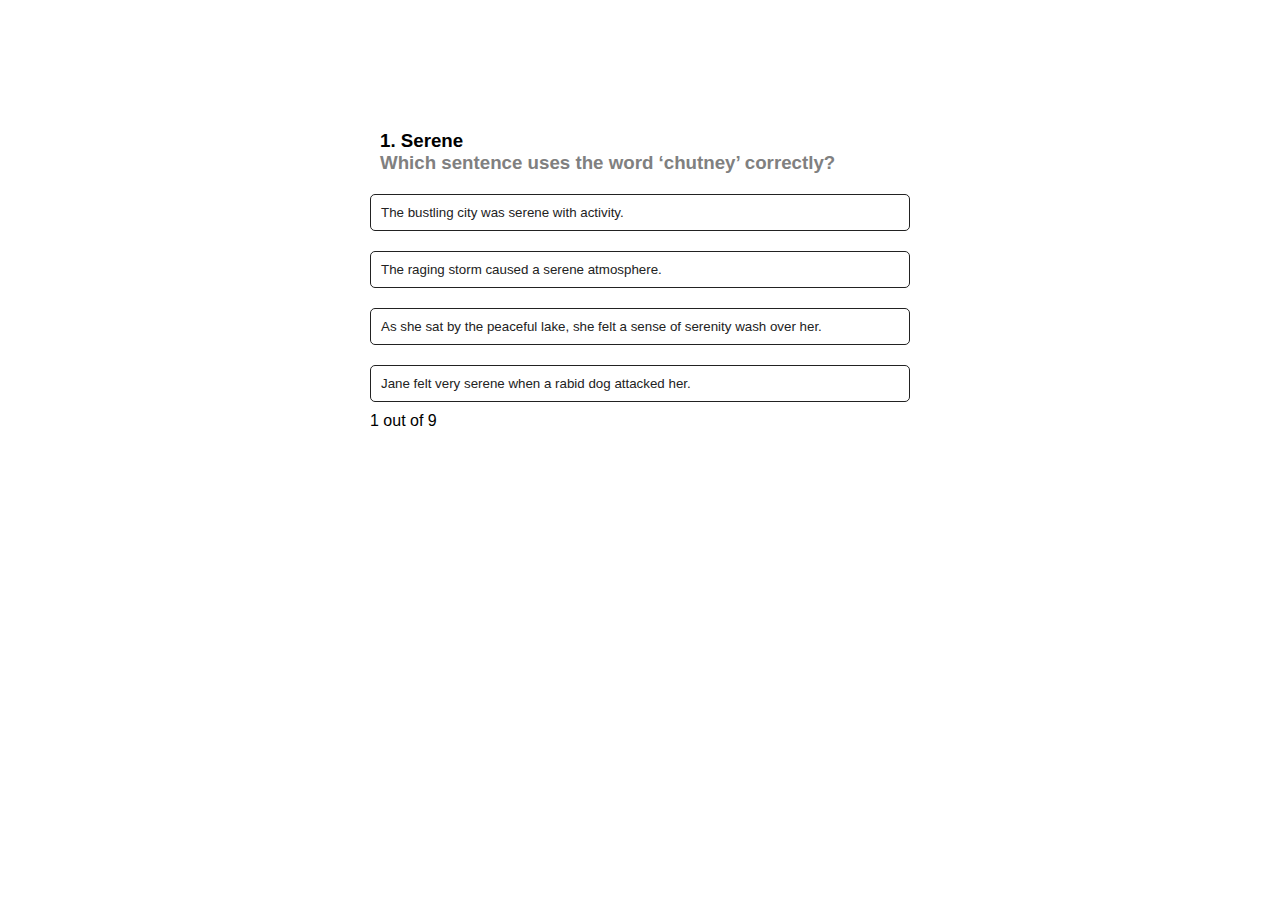
<file: Vlevel7.html>
<!DOCTYPE html>
<html lang="en">
<head>
    <meta charset="UTF-8">
    <meta name="viewport" content="width=device-width, initial-scale=1.0">
    <title>Vocabulary: Level 7</title>
    <link rel="stylesheet" href="Vocabmode.css">
</head>
<body>
    <div class="word">
       <div class="quiz">
        <h3 id="question" style="padding: 10px;"></h2>
            <div id="answer-btns">
                <button class="btn">Answer 1</button>
                <button class="btn">Answer 2</button>
                <button class="btn">Answer 3</button>
                <button class="btn">Answer 4</button>
            </div>
        <button id="nxt-btn">Next</button>
       </div>
    </div>
<script src="Vlevel7.js"></script>
</body>
</html>
</file>
<file: assets/css/styles.css>
/*=============== GOOGLE FONTS ===============*/
@import url("https://fonts.googleapis.com/css2?family=Poppins:wght@400;500;600&display=swap");

/*=============== VARIABLES CSS ===============*/
:root {
  --header-height: 3.5rem;

  /*========== Colors ==========*/
  /*Color mode HSL(hue, saturation, lightness)*/
  --first-color: hsl(355, 70%, 54%);
  --first-color-alt: hsl(355, 66%, 50%);
  --title-color: hsl(355, 4%, 15%);
  --text-color: hsl(355, 4%, 35%);
  --text-color-light: hsl(355, 4%, 55%);
  --body-color: #fff;
  --container-color: #fff;

  /*========== Font and typography ==========*/
  /*.5rem = 8px | 1rem = 16px ...*/
  --body-font: 'Poppins', sans-serif;

  --biggest-font-size: 1.5rem;
  --h1-font-size: 1.5rem;
  --h2-font-size: 1.25rem;
  --h3-font-size: 1rem;
  --normal-font-size: .938rem;
  --small-font-size: .813rem;
  --smaller-font-size: .75rem;

  /*========== Font weight ==========*/
  --font-medium: 500;
  --font-semi-bold: 600;

  /*========== Margenes Bottom ==========*/
  /*.5rem = 8px | 1rem = 16px ...*/
  --mb-0-25: .25rem;
  --mb-0-5: .5rem;
  --mb-1: 1rem;
  --mb-1-5: 1.5rem;
  --mb-2: 2rem;
  --mb-2-5: 2.5rem;

  /*========== z index ==========*/
  --z-tooltip: 10;
  --z-fixed: 100;
}

/* Responsive typography */
@media screen and (min-width: 968px) {
  :root {
    --biggest-font-size: 2.5rem;
    --h1-font-size: 2.25rem;
    --h2-font-size: 1.5rem;
    --h3-font-size: 1.25rem;
    --normal-font-size: 1rem;
    --small-font-size: .875rem;
    --smaller-font-size: .813rem;
  }
}

/*=============== BASE ===============*/
* {
  box-sizing: border-box;
  padding: 0;
  margin: 0;
}

html {
  scroll-behavior: smooth;
}

body,
button,
input {
  font-family: var(--body-font);
  font-size: var(--normal-font-size);
}

body {
  margin: var(--header-height) 0 0 0;
  background-color: var(--body-color);
  color: var(--text-color);
  transition: .4s; /*For animation dark mode*/
}

h1, h2, h3, h4 {
  color: var(--title-color);
  font-weight: var(--font-semi-bold);
}

ul {
  list-style: none;
}

a {
  text-decoration: none;
}

img {
  max-width: 100%;
  height: auto;
}

.btn {
  position: relative;
  font-size: 17px;
  text-transform: uppercase;
  text-decoration: none;
  padding: 1em 2.5em;
  display: inline-block;
  border-radius: 6em;
  transition: all .2s;
  border: none;
  font-family: inherit;
  font-weight: 500;
  color: black;
  background-color: #fcefb4;
 }
 
 .btn:hover {
  transform: translateY(-3px);
  box-shadow: 0 10px 20px rgba(0, 0, 0, 0.2);
 }
 
 .btn:active {
  transform: translateY(-1px);
  box-shadow: 0 5px 10px rgba(0, 0, 0, 0.2);
 }
 
 .btn::after {
  content: "";
  display: inline-block;
  height: 100%;
  width: 100%;
  border-radius: 100px;
  position: absolute;
  top: 0;
  left: 0;
  z-index: -1;
  transition: all .4s;
 }
 
 .btn::after {
  background-color: #fff;
 }
 
 .btn:hover::after {
  transform: scaleX(1.4) scaleY(1.6);
  opacity: 0;
 }

/*=============== THEME ===============*/
.nav__btns {
  display: flex;
  align-items: center;
  column-gap: 1rem;
}

.change-theme {
  color: var(--title-color);
  font-size: 1.25rem;
  cursor: pointer;
}

/*========== Variables Dark theme ==========*/
body.dark-theme {
  --title-color: hsl(355, 4%, 95%);
  --text-color: hsl(355, 4%, 75%);
  --body-color: hsl(355, 20%, 12%);
  --container-color: hsl(355, 16%, 16%);
}

/*========== 
    Color changes in some parts of 
    the website, in dark theme 
==========*/
.dark-theme .scroll-header,
.dark-theme .nav__menu {
  box-shadow: 0 2px 4px hsla(0, 0%, 4%, .3);
}

.dark-theme .level-button{
  background-color: var();
}

.dark-theme .level-button1 {
  background-color: var();
}

.dark-theme .level-button:hover{
  background-color: var(--title-color);
}

.dark-theme .level-button1:hover{
  background-color: var(--title-color);
}

.dark-theme .message__container {
  background-color: var(--container-color);
}

.dark-theme .message__input {
  background-color: var(--body-color);
}

.dark-theme .message__button {
  background-color: var(--first-color);
}

.dark-theme .message__button:hover {
  background-color: var(--first-color-alt);
}

.dark-theme::-webkit-scrollbar {
  background: hsl(355, 8%, 30%);
}

/*=============== REUSABLE CSS CLASSES ===============*/
.container {
  max-width: 968px;
  margin-left: var(--mb-1-5);
  margin-right: var(--mb-1-5);
}

.grid {
  display: grid;
}

.main {
  overflow: hidden;
}

.section {
  padding: 4.5rem 0 1rem;
}

.section__title {
  font-size: var(--h2-font-size);
  margin-bottom: var(--mb-2-5);
  text-align: center;
}

/*=============== HEADER ===============*/
.header {
  width: 100%;
  background-color: var(--body-color);
  position: fixed;
  top: 0;
  left: 0;
  z-index: var(--z-fixed);
  transition: .4s; /*For animation dark mode*/
}

/*=============== NAV ===============*/
.nav {
  height: var(--header-height);
  display: flex;
  justify-content: space-between;
  align-items: center;
}

.nav__logo, 
.nav__close, 
.nav__toggle {
  color: var(--title-color);
}

.nav__logo {
  display: flex;
  align-items: center;
  column-gap: .25rem;
  font-weight: var(--font-medium);
}

.nav__logo-img {
  width: 1.5rem;
}

.nav__toggle {
  display: inline-flex;
  font-size: 1.25rem;
  cursor: pointer;
}

@media screen and (max-width: 767px) {
  .nav__menu {
    position: fixed;
    background-color: var(--body-color);
    top: -100%;
    left: 0;
    width: 100%;
    padding: 4rem 0;
    border-radius: 0 0 1.5rem 1.5rem;
    box-shadow: 0 1px 4px hsla(0, 4%, 15%, .1);
    transition: .4s;
  }
}

.nav__img {
  width: 100px;
  position: absolute;
  top: 0;
  left: 0;
  transform: rotate(-15deg);
}

.nav__list {
  display: flex;
  flex-direction: column;
  align-items: center;
  row-gap: 1.5rem;
}

.nav__link {
  color: var(--title-color);
  font-weight: var(--font-medium);
  transition: .3s;
}

.nav__link:hover {
  color: var(--first-color);
}

.nav__close {
  font-size: 2rem;
  position: absolute;
  top: .5rem;
  right: 1rem;
  cursor: pointer;
}

/* Show menu */
.show-menu {
  top: 0;
}

/* Change background header */
.scroll-header {
  box-shadow: 0 1px 4px hsla(0, 4%, 15%, .1);
}

/* Active link */
.active-link {
  color: var(--first-color);
}

/*=============== HOME ===============*/
.home__container {
  padding-top: 1.5rem;
  row-gap: 1.5rem;
}

.home__img {
  width: 320px;
  justify-self: center;
}

.home__data {
  text-align: center;
}

.home__title {
  font-size: var(--biggest-font-size);
  line-height: 140%;
  margin-bottom: var(--mb-0-5);
}

.home__description {
  font-size: var(--small-font-size);
  padding: 0 2rem;
  margin-bottom: var(--mb-2-5);
}

/*=============== BUTTONS ===============*/
.button {
  display: inline-block;
  background-color: var(--first-color);
  color: #fff;
  padding: 1.15rem 2.75rem;
  font-weight: var(--font-medium);
  border-radius: 3rem;
  transition: .3s;
}

.button:hover {
  background-color: var(--first-color-alt);
}

/*=============== GIVING ===============*/
.giving__container {
  grid-template-columns: repeat(2, 1fr);
  gap: 2.5rem 1.5rem;
}

.giving__content {
  text-align: center;
}

.giving__img {
  width: 100px;
  transition: .3s;
}

.giving__title {
  font-size: var(--h3-font-size);
  margin-bottom: var(--mb-0-25);
}

.giving__description {
  font-size: var(--small-font-size);
}

.giving__img:hover {
  transform: translateY(-.25rem);
}

/*=============== CELEBRATE ===============*/
.celebrate__container {
  row-gap: 1rem;
}

.celebrate__data {
  text-align: center;
}

.celebrate__title {
  margin-bottom: var(--mb-1-5);
}

.celebrate__description {
  margin-bottom: var(--mb-2-5);
}

.celebrate__img {
  width: 280px;
  justify-self: center;
}

/*=============== GIFT ===============*/
.gift__container {
  grid-template-columns: repeat(2, 1fr);
  gap: 1.5rem;
}

.gift__card {
  display: grid;
  position: relative;
  background-color: var(--container-color);
  box-shadow: 0 4px 16px hsla(355, 25%, 15%, .1);
  padding: 1.5rem 1rem 1rem;
  border-radius: .75rem;
}

.gift__img {
  width: 100px;
  justify-self: center;
  margin-bottom: var(--mb-0-25);
  transition: .3s;
}

.gift__icon {
  font-size: 1.25rem;
  color: var(--first-color);
  position: absolute;
  top: 1rem;
  right: 1rem;
  cursor: pointer;
}

.gift__price {
  font-size: var(--h3-font-size);
}

.gift__title {
  font-size: var(--smaller-font-size);
  font-weight: var(--font-medium);
}

.gift__card:hover .gift__img {
  transform: translateY(-.25rem);
}

/*=============== NEW ===============*/
.new__card {
  position: relative;
  width: 230px;
  background-color: var(--container-color);
  box-shadow: 0 4px 16px hsla(355, 25%, 15%, .1);
  padding: 1rem 1rem 1.5rem;
  border-radius: .75rem;
  text-align: center;
  margin-bottom: 4rem;
  overflow: hidden;
}

.new__overlay {
  width: 250px;
  height: 250px;
  background-color: var(--first-color);
  border-radius: 50%;
  position: absolute;
  top: -5rem;
  left: -.65rem;
  z-index: 0;
}

.new__img {
  position: relative;
  width: 150px;
  margin-bottom: var(--mb-2);
  transition: .3s;
}

.new__price {
  font-size: var(--h2-font-size);
}

.new__title {
  font-weight: var(--font-medium);
}

.new__button {
  display: flex;
  padding: .5rem;
  border-radius: .25rem .25rem .75rem .25rem;
  position: absolute;
  right: 0;
  bottom: 0;
}

.new__icon {
  font-size: 1.25rem;
}

.new__card:hover .new__img {
  transform: translateY(-.5rem);
}

/*Class Swiper*/
.swiper-pagination-bullet {
  background-color: var(--text-color);
}

.swiper-pagination-bullet-active {
  background-color: var(--first-color);
}

/*=============== MESSAGE ===============*/
.message__container {
  row-gap: 3rem;
  background-color: var(--first-color);
  padding: 2.5rem 1.5rem 2.5rem;
  border-radius: 1.25rem;
}

.message__form {
  text-align: center;
}

.message__title {
  color: #fff;
  margin-bottom: var(--mb-1-5);
}

.message__input {
  width: 100%;
  background: #fff;
  color: var(--text-color);
  padding: 1rem 1.5rem;
  border-radius: 3rem;
  border: none;
  outline: none;
  margin-bottom: var(--mb-1);
}

.message__button {
  background-color: var(--title-color);
  width: 100%;
}

.message__button:hover {
  background-color: var(--title-color);
}

.message__img {
  width: 200px;
  justify-self: center;
  transform: rotate(15deg);
}

/*=============== FOOTER ===============*/
.footer {
  overflow: hidden;
}

.footer__container {
  position: relative;
  row-gap: 2rem;
}

.footer__logo {
  display: flex;
  align-items: center;
  column-gap: .25rem;
  color: var(--title-color);
  font-weight: var(--font-medium);
}

.footer__logo-img {
  width: 1.5rem;
}

.footer__description {
  font-size: var(--small-font-size);
}

.footer__logo, 
.footer__title {
  margin-bottom: var(--mb-1);
}

.footer__title {
  font-size: var(--h3-font-size);
}

.footer__links, 
.footer__aviables {
  display: flex;
  flex-direction: column;
  row-gap: .75rem;
}

.footer__link {
  color: var(--text-color);
  transition: .3s;
}

.footer__link:hover {
  color: var(--title-color);
}

.footer__aviable-img {
  width: 100px;
  cursor: pointer;
}

.footer__copy {
  display: block;
  margin: 3.5rem 0 1rem 0;
  text-align: center;
  font-size: var(--smaller-font-size);
  color: var(--text-color-light);
}

.footer__img1, 
.footer__img2 {
  position: absolute;
  width: 100px;
}

.footer__img1 {
  top: 25%;
  right: 2rem;
}

.footer__img2 {
  top: 75%;
  right: -4rem;
}

/*=============== SCROLL UP ===============*/
.scrollup {
  position: fixed;
  right: 1rem;
  bottom: -30%;
  background-color: var(--container-color);
  box-shadow: 0 4px 12px hsla(0, 0%, 20%, .1);
  display: inline-flex;
  padding: .35rem;
  border-radius: .25rem;
  z-index: var(--z-tooltip);
  opacity: .8;
  transition: .4s;
}

.scrollup:hover {
  opacity: 1;
}

.scrollup__icon {
  font-size: 1.25rem;
  color: var(--first-color);
}

/* Show Scroll Up*/
.show-scroll {
  bottom: 3rem;
}

/*=============== SCROLL BAR ===============*/
::-webkit-scrollbar {
  width: .6rem;
  background: hsl(355, 8%, 44%);
  border-radius: 1rem;
}

::-webkit-scrollbar-thumb {
  background: hsl(355, 32%, 17%);
  border-radius: 1rem;
}

/*=============== BREAKPOINTS ===============*/
/* For small devices */
@media screen and (max-width: 320px) {
  .container {
    margin-left: var(--mb-1);
    margin-right: var(--mb-1);
  }

  .giving__container {
    gap: 1rem;
  }

  .gift__container {
    grid-template-columns: 150px;
    justify-content: center;
  }
}

/* For medium devices */
@media screen and (min-width: 576px) {
  .home__description {
    padding: 0 8rem;
  }

  .giving__container {
    grid-template-columns: repeat(2, 142px);
    justify-content: center;
    gap: 2.5rem 3.5rem;
  }

  .celebrate__description {
    padding: 0 4rem;
  }

  .gift__container {
    grid-template-columns: repeat(2, 180px);
    justify-content: center;
    gap: 2rem;
  }

  .message__input,
  .message__button {
    width: 60%;
  }

  .footer__container {
    grid-template-columns: repeat(2, 1fr);
  }
}

@media screen and (min-width: 767px) {
  body {
    margin: 0;
  }
  .section {
    padding: 6.5rem 0 2rem;
  }

  .nav {
    height: calc(var(--header-height) + 1.5rem);
    column-gap: 3rem;
  }
  .nav__toggle, 
  .nav__close, 
  .nav__img {
    display: none;
  }
  .nav__menu {
    margin-left: auto;
  }
  .nav__list {
    flex-direction: row;
    column-gap: 3rem;
  }
  .dark-theme .nav__menu {
    box-shadow: none;
  }

  .home__container,
  .celebrate__container,
  .message__container {
    grid-template-columns: repeat(2, 1fr);
    align-items: center;
  }
  .home__container {
    padding-top: 8rem;
  }
  .home__data {
    text-align: initial;
  }
  .home__description {
    padding: 0;
  }

  .giving__container {
    grid-template-columns: repeat(3, 142px);
    column-gap: 5rem;
  }

  .celebrate__data, 
  .celebrate__title {
    text-align: initial;
  }
  .celebrate__description {
    padding: 0;
  }

  .gift__container {
    grid-template-columns: repeat(3, 200px);
    gap: 2.5rem;
  }

  .footer__container {
    grid-template-columns: repeat(3, 1fr);
  }
}

/* For large devices */
@media screen and (min-width: 992px) {
  .container {
    margin-left: auto;
    margin-right: auto;
  }

  .home__container {
    column-gap: 1rem;
  }
  .home__img {
    width: 500px;
  }
  .home__description {
    padding-right: 8rem;
  }

  .giving__container {
    column-gap: 8rem;
    padding-top: 2rem;
  }
  .giving__img {
    width: 120px;
  }

  .celebrate__img {
    width: 450px;
  }
  .celebrate__description {
    padding-right: 7rem;
  }

  .gift__container {
    padding-top: 2rem;
  }
  .gift__card {
    padding: 2rem 1.5rem 1.5rem;
  }
  .gift__img {
    width: 120px;
    margin-bottom: var(--mb-1);
  }
  .gift__title {
    font-size: var(--small-font-size);
  }

  .new__container {
    padding-top: 2rem;
  }
  .new__card {
    margin-bottom: 5rem;
  }
  .new__price {
    font-size: var(--h3-font-size);
  }

  .message__container {
    padding: 3.5rem 0;
    grid-template-columns: repeat(2, max-content);
    column-gap: 4rem;
    justify-content: center;
  }

  .message__form {
    text-align: initial;
  }
  .message__title {
    font-size: var(--h1-font-size);
  }
  .message__input {
    display: block;
    width: 280px;
  }
  .message__button {
    width: initial;
  }
  .message__img {
    width: 320px;
  }

  .footer__container {
    grid-template-columns: repeat(4, max-content);
    justify-content: space-between;
  }
  .footer__copy {
    margin-top: 7rem;
  }
  .footer__img1, 
  .footer__img2 {
    width: 360px;
  }
  .footer__img1 {
    top: 100%;
    left: 0;
  }
  .footer__img2 {
    top: 40%;
    right: -7rem;
  }
  
  .scrollup {
    right: 3rem;
  }
}

.level-selector {
  text-align: center;
  margin-top: 150px; /* Adjust as needed */
  display: flex;
  flex-direction: column;
  align-items: center;
}

.level-row {
  display: flex;
  justify-content: center;
  margin-bottom: 20px;
}

.level-button {
  display: inline-block;
  padding: 50px 70px;
  margin: 25px 35px;
  border: none;
  cursor: pointer;
  border-radius: 40px;
  font-size: 18px;
  font-weight: 500;
  transition: background-color 0.3s;
}
.level-button1 {
  display: inline-block;
  padding: 70px 90px;
  margin: 25px 35px;
  border: none;
  cursor: pointer;
  border-radius: 40px;
  font-size: 18px;
  font-weight: 500;
  transition: background-color 0.3s;
}
</file>
<file: Vocabmode.css>
*{
    margin: 0;
    padding: 0;
    font-family: Arial, Helvetica, sans-serif;
    box-sizing: border-box;
}

body{
    background: #ffffff;
}

.word{
    background: #fff;
    width: 90%;
    max-width: 600px;
    margin: 90px auto 0;
    border-radius: 10px;
    padding: 30px;
}

.btn{
    background: #fff;
    color: #222;
    font-weight: 500;
    width: 100%;
    border: 1px solid #222;
    padding: 10px;
    margin: 10px 0;
    text-align: left;
    border-radius: 5px;
    cursor: pointer;
    transition: all 0.3s;
}

.btn:hover:not([disabled]){
    background-color: black;
    color: white;
    
}

.btn:disabled{
    cursor: no-drop;
}

#nxt-btn{
    background: #e9b200;
    color: #fff;
    font-weight: 500;
    max-width: 500px;
    border: 0;
    padding: 15px;
    margin: 20px auto 0;
    border-radius: 4px;
    cursor: pointer;
}

.correct{
    background: #fcff60;
}

.incorrect{
    background: #ff9393;
}
</file>
<file: Criticalanalysismode.css>
/* Use Bootstrap and Custom Styles */
body {
    font-family: Arial, Helvetica, sans-serif;
    background-color: #ffffff;
}

.passage {
    background-color: #f7f3f3;
    border-radius: 10px;
    padding: 30px;
    height: 100%;
}

.quiz {
    background-color: #fff;
    border-radius: 10px;
    padding: 30px;
    height: 100%;
}

.question-header {
    border-bottom: 1px solid #ddd;
    padding-bottom: 10px;
    margin-bottom: 20px;
}

#answer-btns {
    margin-top: 20px;
}

.btn {
    font-weight: 500;
    text-align: left;
    border-radius: 5px;
    transition: all 0.3s;
}

.btn:hover:not([disabled]) {
    background-color: black;
    color: white;
}

.btn:disabled {
    cursor: no-drop;
}

.correct {
    background: #fcff60;
}

.incorrect {
    background: #ff9393;
}
</file>
